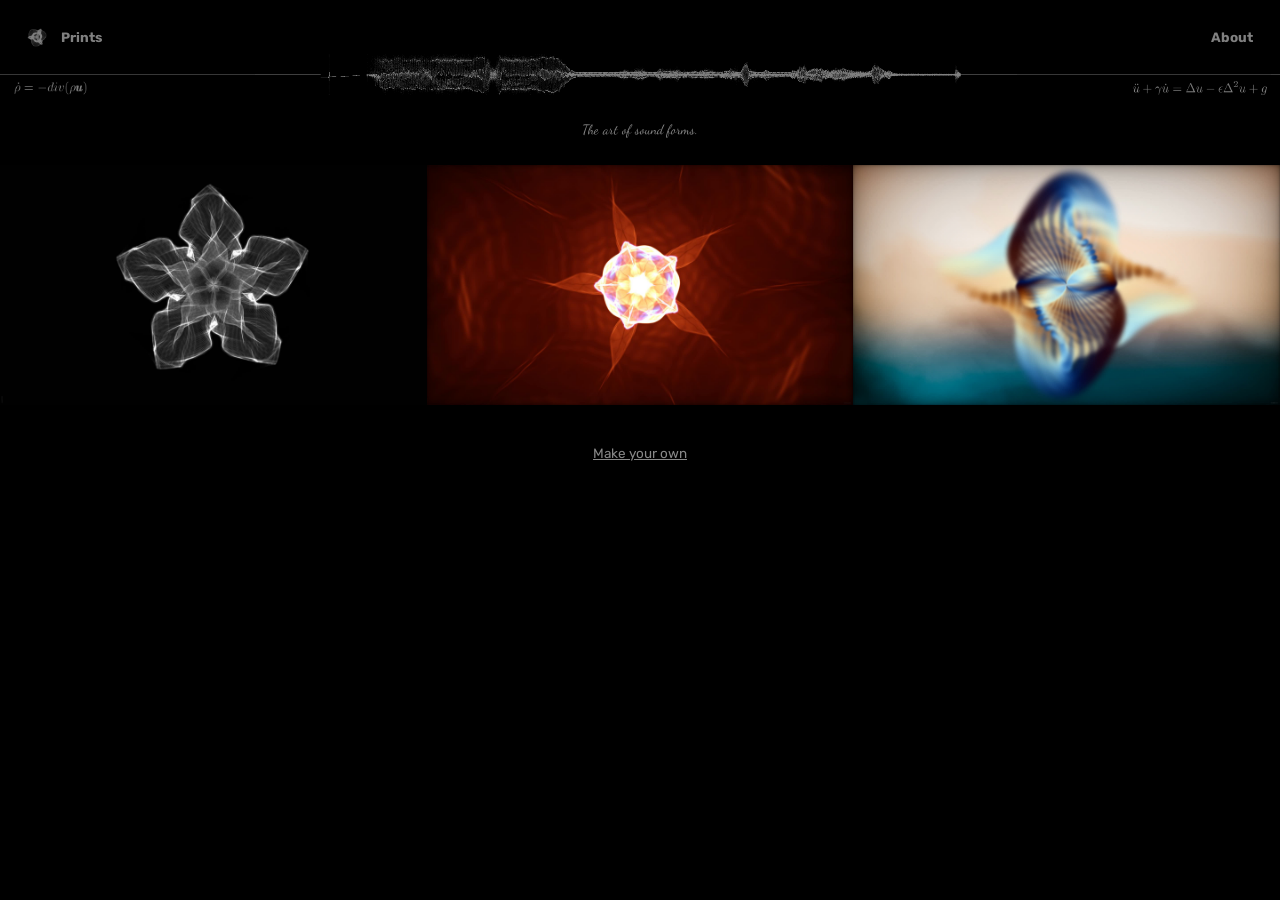
<file: index.html>
<!doctype html>
<html>

<head>
    <title>The Art of Sound Forms</title>
    <link rel="icon" type="image/png" href="/img/favicon.png" />
    <link rel="stylesheet" href="/common.css" />
    <link rel="stylesheet" href="index.css" />
</head>

<body>
    <h1>
        <a href="/"><img src="/img/favicon.png"></a>
        <a href="/prints">Prints</a>
        
        <span></span>
        <a href="/about">About</a>
    </h1>

    <div class="wave_spanner">
        <img src="/img/formula_div.png">
        <!-- \ddot u + \gamma \dot u=\Delta u - \epsilon \Delta^2 u + g -->
        <img src="/img/formula.png">
    </div>

    <div id="motto">
        The art of sound forms.
    </div>

    <div class="stage">
        <div class="landscapes">
            <a href="/img/bg/contrast1556h.jpg"><img src="/img/bg/contrast1556hs.jpg" loading="lazy"></a>
            <a href="/img/bg/star4320p.jpg"><img src="/img/bg/star1080p.jpg" loading="lazy"></a>
            <!--<a href="/img/bg/bg10.jpg"><img src="/img/bg/bg10s.jpg" loading="lazy"></a>-->
            <a>
            <img src="/img/bg/712s.jpg" loading="lazy" id="img3d" style="cursor: pointer"
                onclick="this.style.display='none'; document.querySelector('#frame3d').style.display='';">
            <iframe src="3dgs/?iframe=1&amps=0.34,0.00,0.00,0.00,0.00,0.20" scrolling="no" loading="lazy"
                frameborder="0" style="display:none" id="frame3d"></iframe>
            </a>
        </div>
    </div>

    <div id="make_your_own" class="buttons">
        <a href="/3dgs">Make your own</a>
    </div>

    <div id="sounds" class="debug">
        <a href="/sounds">Sounds</a>
        <a href="/videos">Animations</a>
    </div>
</body>

</html>
</file>
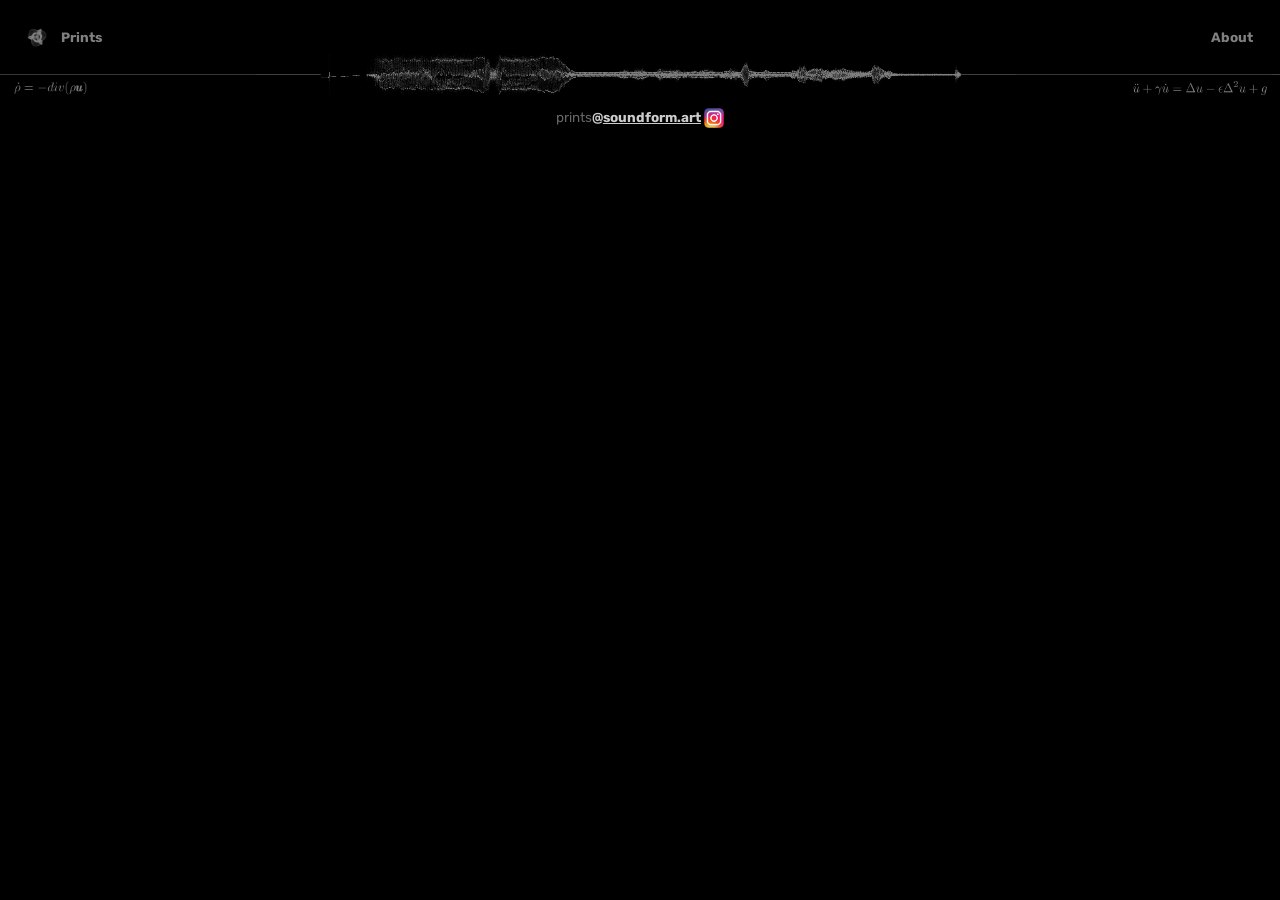
<file: about/index.html>
<!doctype html>
<html>

<head>
    <title>The Art of Sound Forms</title>
    <link rel="icon" type="image/png" href="/img/favicon.png" />
    <link rel="stylesheet" href="/common.css" />
    <style>
        #footer a { font-weight: bold; text-decoration: none; }
        #footer img { height: 1.5em; vertical-align: middle; }
        #email { opacity: 0.5; }
    </style>
</head>

<body>
    <h1>
        <a href="/"><img src="/img/favicon.png"></a>
        <a href="/prints">Prints</a>
        
        <span></span>
        <a href="/about">About</a>
    </h1>

    <div class="wave_spanner">
        <img src="/img/formula_div.png">
        <!-- \ddot u + \gamma \dot u=\Delta u - \epsilon \Delta^2 u + g -->
        <img src="/img/formula.png">
    </div>

    <div id="footer">
        <p><span id="email"></span><a href="https://www.instagram.com/soundform.art">@<u>soundform.art</u> <img src="/img/instagram.png"></a></p>
    </div>

    <script>
        let p = document.querySelector('#email');
        p.textContent = '\u202Estnirp\u202c';
    </script>
</body>

</html>
</file>
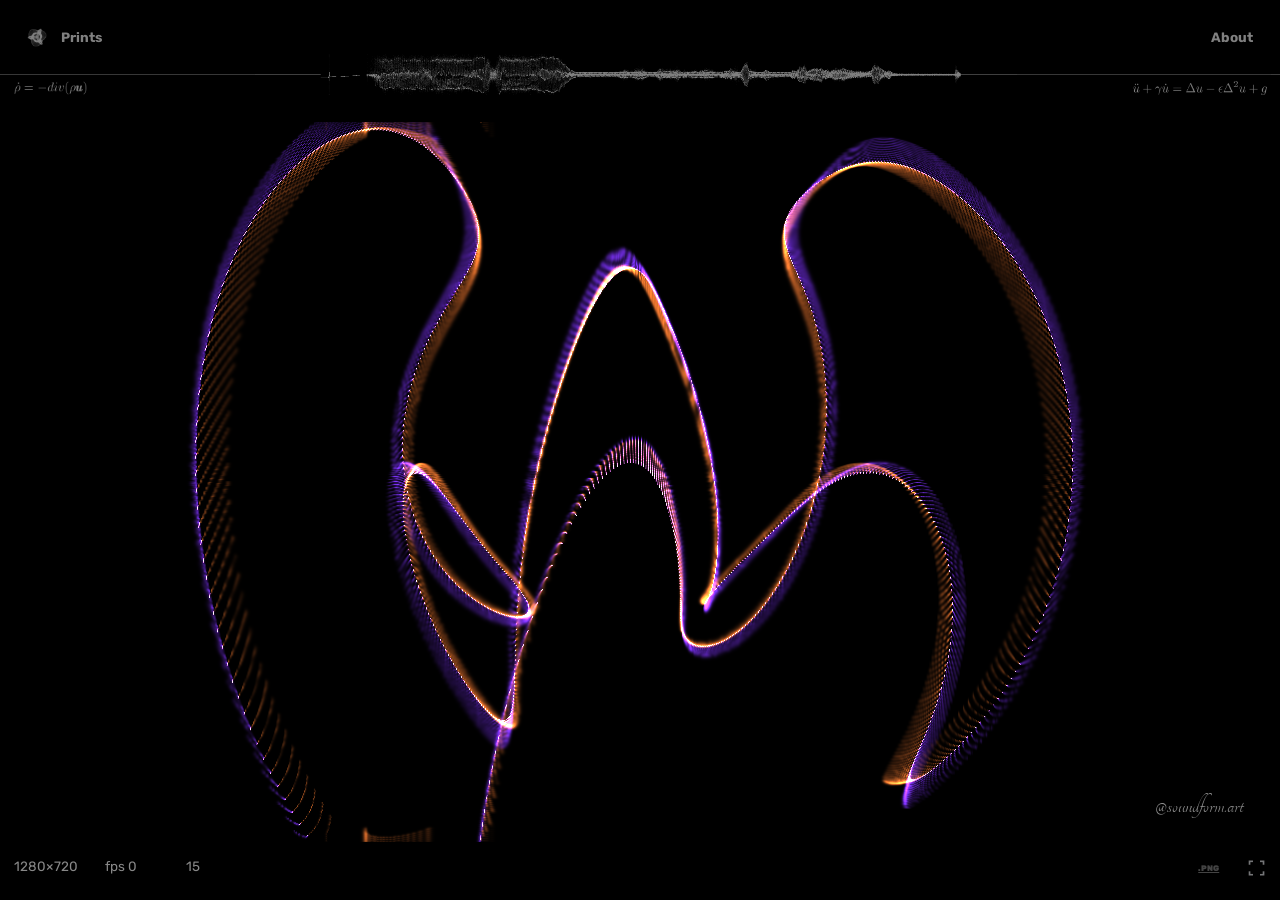
<file: animation/index.html>
<!doctype html>
<html>

<head>
  <title>The Art of Sound Forms</title>
  <link rel="icon" type="image/png" href="/img/favicon.png" />
  <link rel="stylesheet" href="/common.css" />
  <link rel="stylesheet" href="animation.css" />
</head>

<body>
    <h1>
        <a href="/"><img src="/img/favicon.png"></a>
        <a href="/prints">Prints</a>
        
        <span></span>
        <a href="/about">About</a>
    </h1>

  <div class="wave_spanner">
    <img src="/img/formula_div.png">
    <img src="/img/formula.png">
  </div>

  <p id="error_info"></p>

  <img id="preview" class="wide">

  <canvas id="webgl"></canvas>

  <div id="info">
    <span id="img_size"></span>
    <span id="fps" title="Start/stop animation"></span>
    <span id="frame_id" title="Next frame"></span>
    <span id="status" style="flex:1"></span>
    <button id="channel" class="debug" title="Switch channel">img</button>
    <button id="save_ply" class="debug" title="Save PLY (GSplat)">.PLY</button>
    <button id="save_hdr" class="debug" title="Save HDR (RGBE)">.HDR</button>
    <button id="save_exr" class="debug" title="Save EXR (float32)">.EXR</button>
    <button id="save_png" title="Save PNG (uint16)">.PNG</button>
    <button id="fullscreen" title="Fullscreen"><img src="/img/ico/fullscreen.png"></button>
  </div>

  <div id="extras" class="debug">
    <div id="config">
      <div><span>contrast</span><input type="range" id="gamma" min="0.5" max="10" value="2.2" step="0.001" /></div>
      <div><span>brightness</span><input type="range" id="alpha" min="-3" max="3" value="0.0" step="0.001" /></div>
    </div>
  </div>

  <script type="module" src="animation.js"></script>
  <script async src="/lib/pako.js"></script>
  <script async src="/lib/UPNG.js"></script>
</body>

</html>
</file>
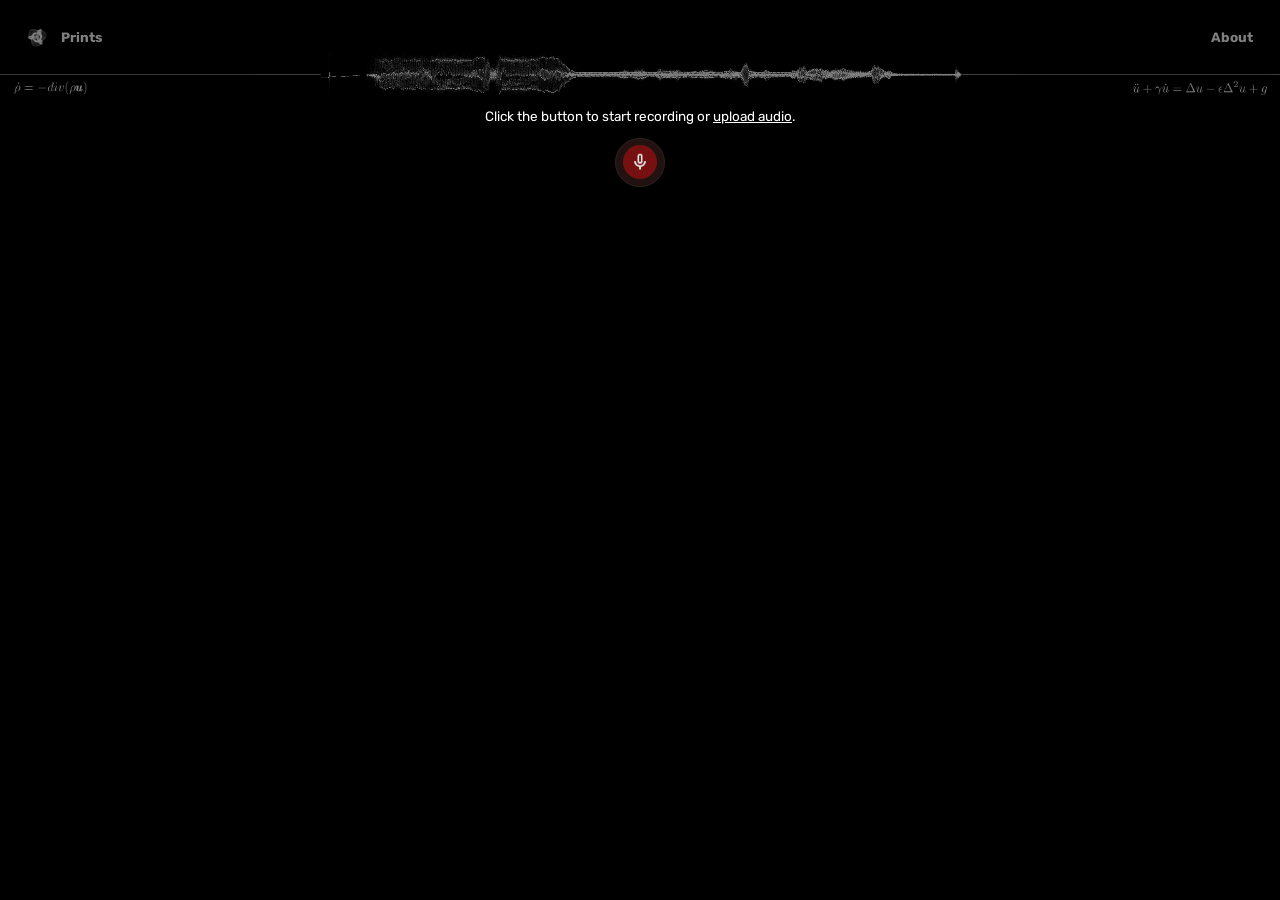
<file: create/index.html>
<!doctype html>
<html>

<head>
  <title>The Art of Sound Forms</title>
  <link rel="icon" type="image/png" href="/img/favicon.png" />
  <link rel="stylesheet" href="/common.css" />
  <link rel="stylesheet" href="create.css" />
</head>

<body class="empty">
    <h1>
        <a href="/"><img src="/img/favicon.png"></a>
        <a href="/prints">Prints</a>
        
        <span></span>
        <a href="/about">About</a>
    </h1>

  <div class="wave_spanner">
    <img src="/img/formula_div.png">
    <img src="/img/formula.png">
  </div>

  <p id="error_info"></p>

  <p>Click the button to start recording or <span id="upload"><u>upload audio</u></span>.</p>

  <div id="rec_btn_wrapper">
    <button id="record"><img src="/img/ico/mic.png"></button>
    <button id="stop_recording"><img src="/img/ico/stop.png"><span>00:00</span></button>
  </div>

  <div id="wave_wrapper">
    <div id="wave_bounds">
      <div id="wave_start">
        <div id="ptr_start" class="ptr left"></div>
      </div>
      <div id="wave_end">
        <div id="ptr_end" class="ptr right"></div>
        <span id="wave_label">0.00 s</span>
      </div>
    </div>

    <canvas id="wave" width="2048" height="128"></canvas>

    <div id="wave_play_info">
      <button id="play_sound" class="small_btn"><img src="/img/ico/play.png">&nbsp;Play</button>
      <button id="download_audio" class="small_btn"><img src="/img/ico/save.png">&nbsp;Save</button>
    </div>
  </div>

  <div id="top_info">
    <p id="audio_info" class="extras"></p>
  </div>

  <div id="canvas_and_config">
    <div id="settings">
      <div class="setting2">
        <div class="top">
          <span class="name">debug</span>
          <span class="spacer"></span>
          <span class="b dec">-</span>
          <span class="value">0.0</span>
          <span class="units">ms</span>
          <span class="b inc">+</span>
        </div>
        <div class="slider">
          <svg class="bar" viewBox="0 -5 100 10" preserveAspectRatio="none">
            <line class="bg" x2="100"/>
            <line class="fg" x2="50"/>
          </svg>
          <svg class="dot" viewBox="-1 -1 2 2" style="left:50%">
            <circle r="1"/>
          </svg>
        </div>
      </div>
    </div>

    <div id="art_main_wrapper">
      <div id="art_main">
        <div style="height:0;z-index:1;position:relative;"><svg class="progress" style="display: none"></svg></div>
        <canvas id="disk" width="1024" height="1024"></canvas>
        
        <div id="bottom_info">
          <p id="audio_name" contenteditable="true" spellcheck="false"></p>
        </div>

        <div id="gallery">
          <canvas width="256" height="256"></canvas>
          <canvas width="256" height="256"></canvas>
          <canvas width="256" height="256"></canvas>
          <canvas width="256" height="256"></canvas>
        </div>
      </div>
    </div>
  </div>

  <div id="buy_buttons" class="buttons">
    <button id="preview">Save to gallery</button>
  </div>

  <script type="module" src="create.js"></script>
</body>

</html>
</file>
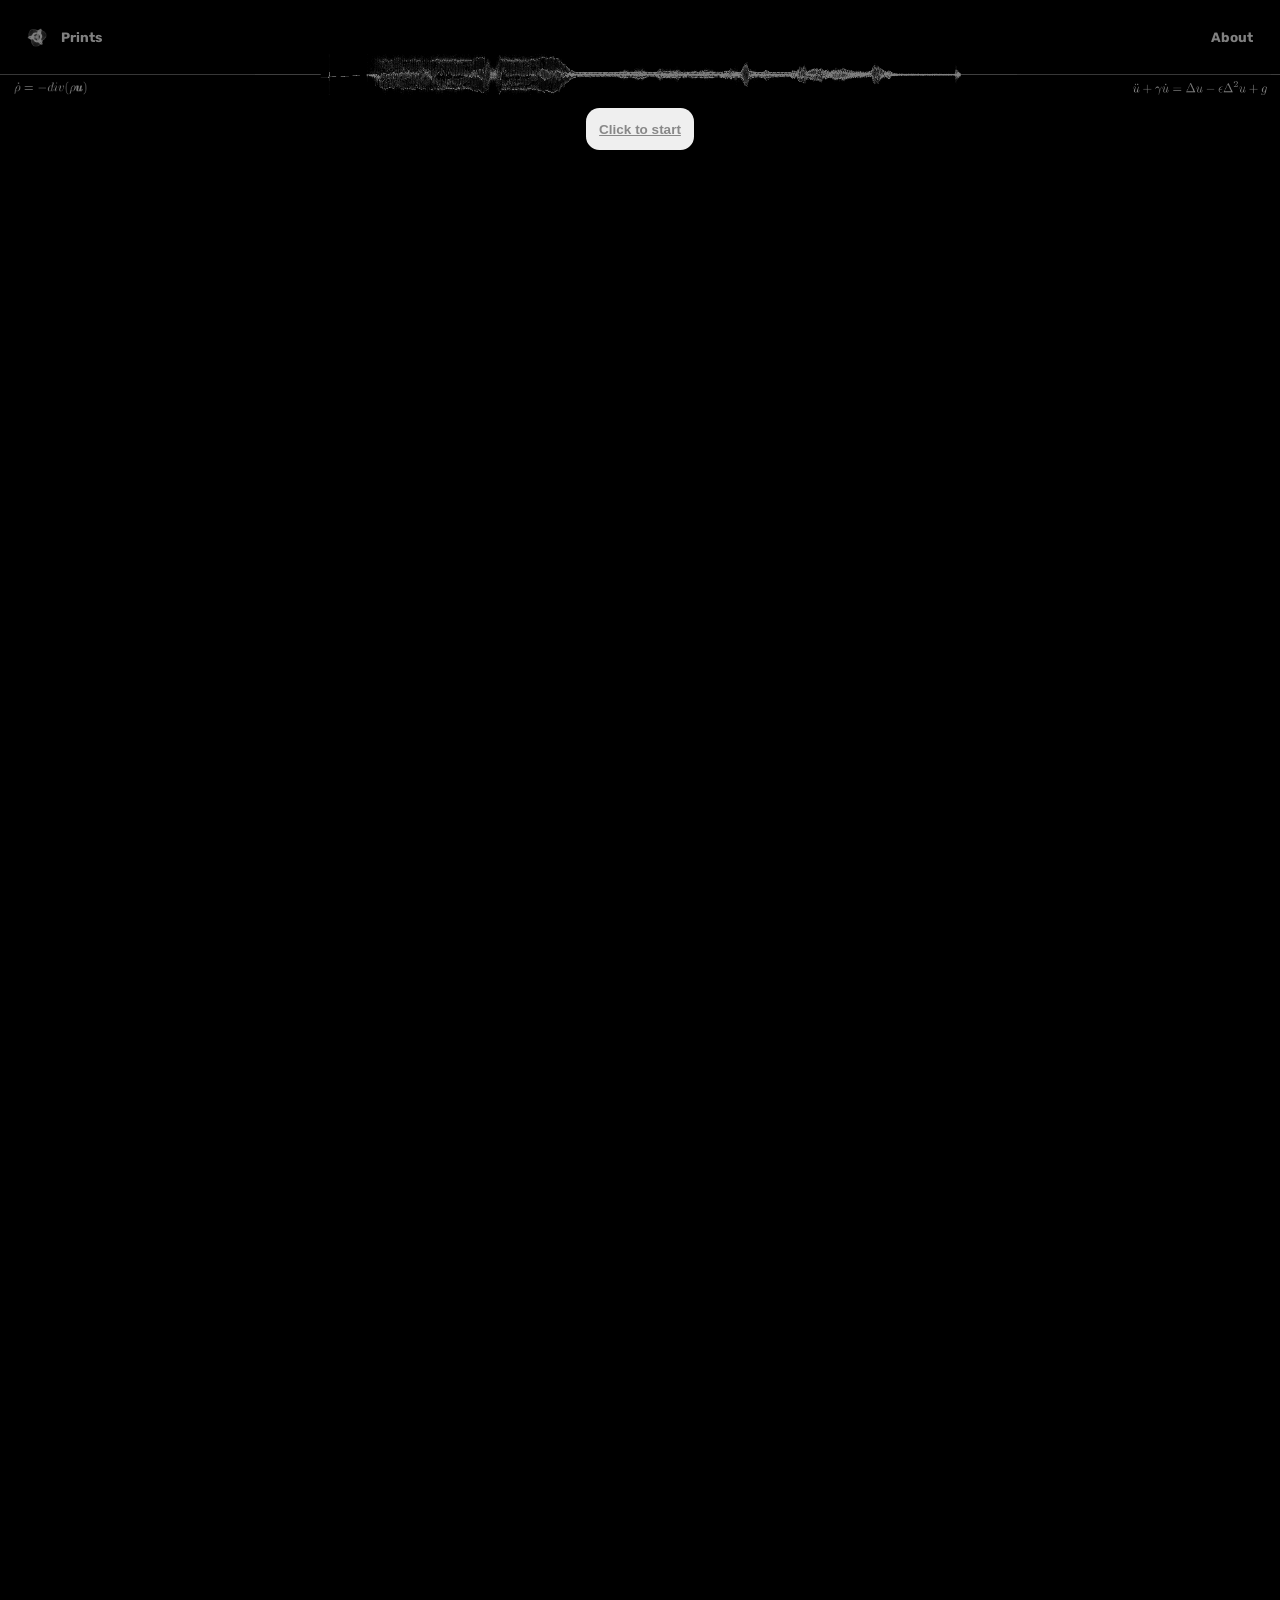
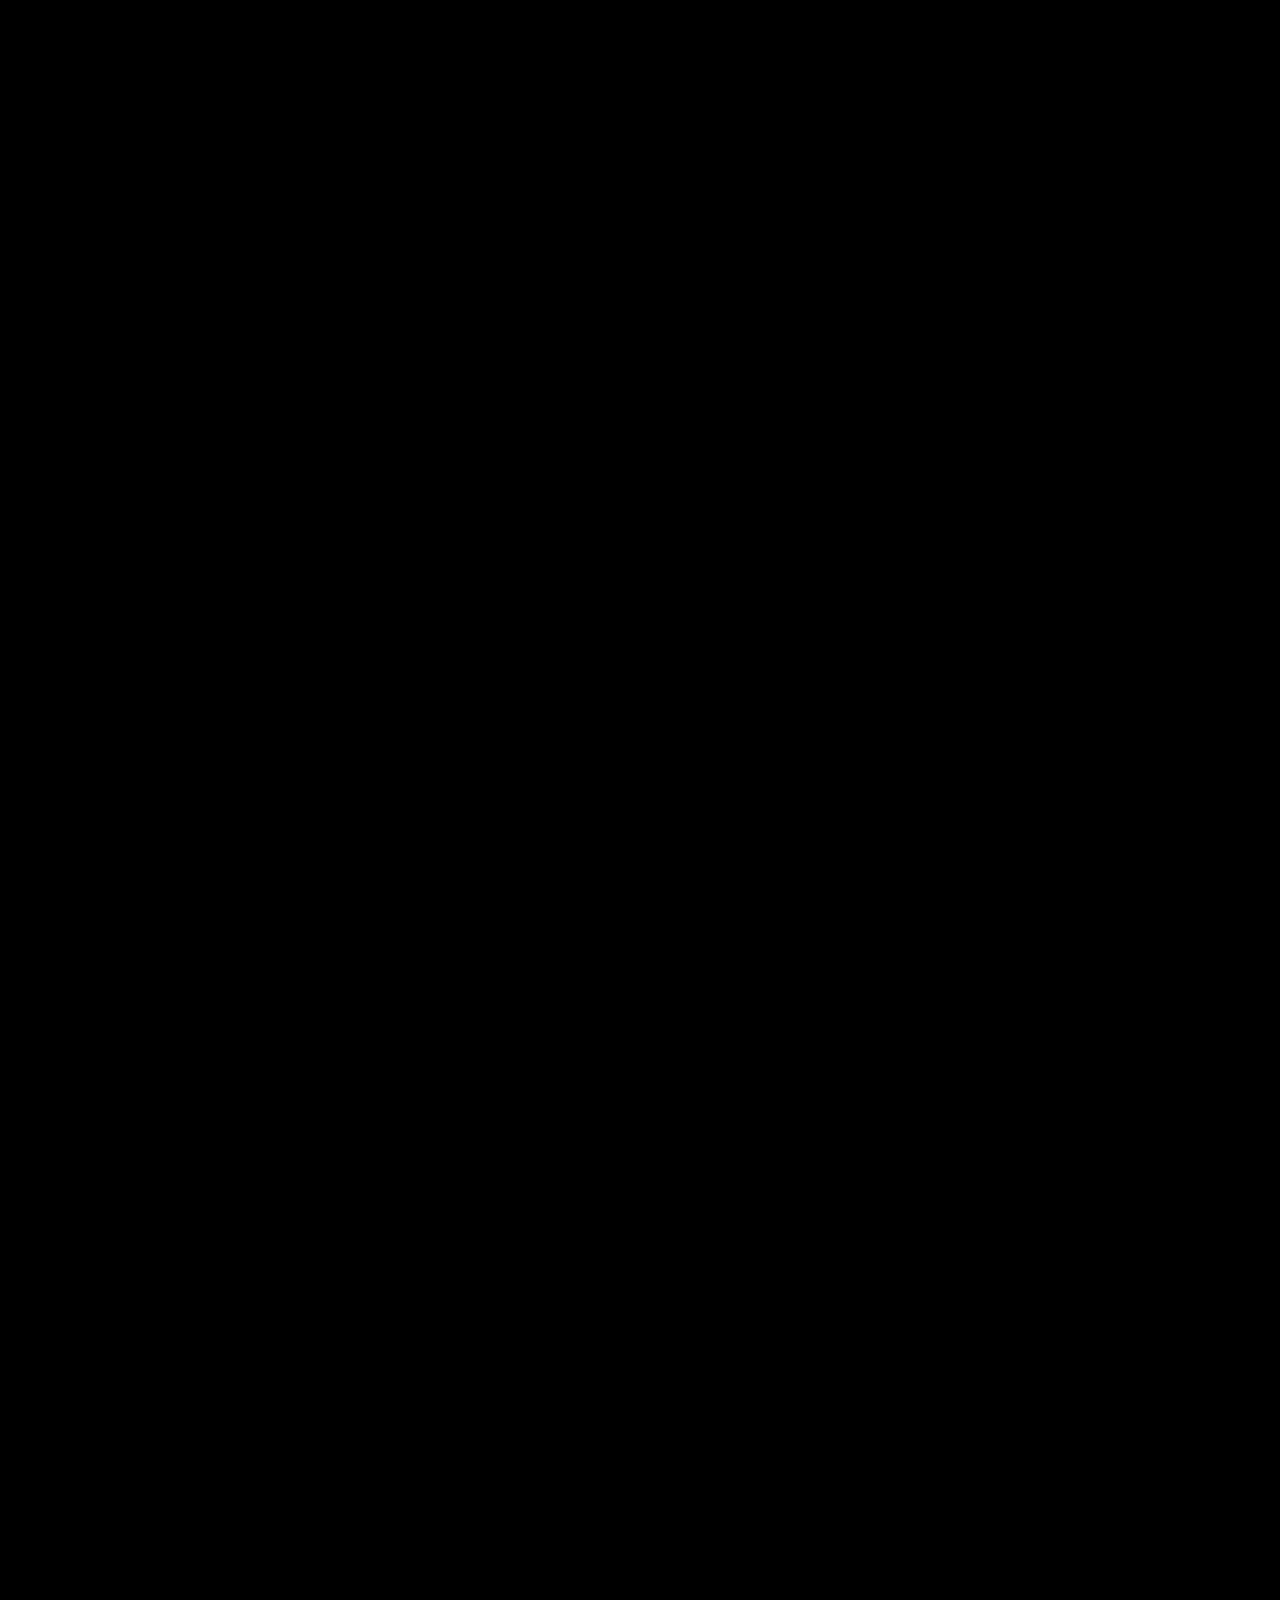
<file: debug/index.html>
<!doctype html>
<html>

<head>
  <title>The Art of Sound Forms</title>
  <link rel="icon" type="image/png" href="/img/favicon.png" />
  <link rel="stylesheet" href="/common.css" />
  <link rel="stylesheet" href="debug.css" />
</head>

<body>
    <h1>
        <a href="/"><img src="/img/favicon.png"></a>
        <a href="/prints">Prints</a>
        
        <span></span>
        <a href="/about">About</a>
    </h1>

  <div class="wave_spanner">
    <img src="/img/formula_div.png">
    <img src="/img/formula.png">
  </div>

  <button id="start">Click to start</button>

  <svg id="curvature" viewBox="-1 -1 2 2"></svg>

  <div id="temps"></div>

  <canvas id="audio_img3" class="wide"></canvas>

  <canvas id="dft" class="wide"></canvas>

  <script type="module" src="debug.js"></script>
</body>

</html>
</file>
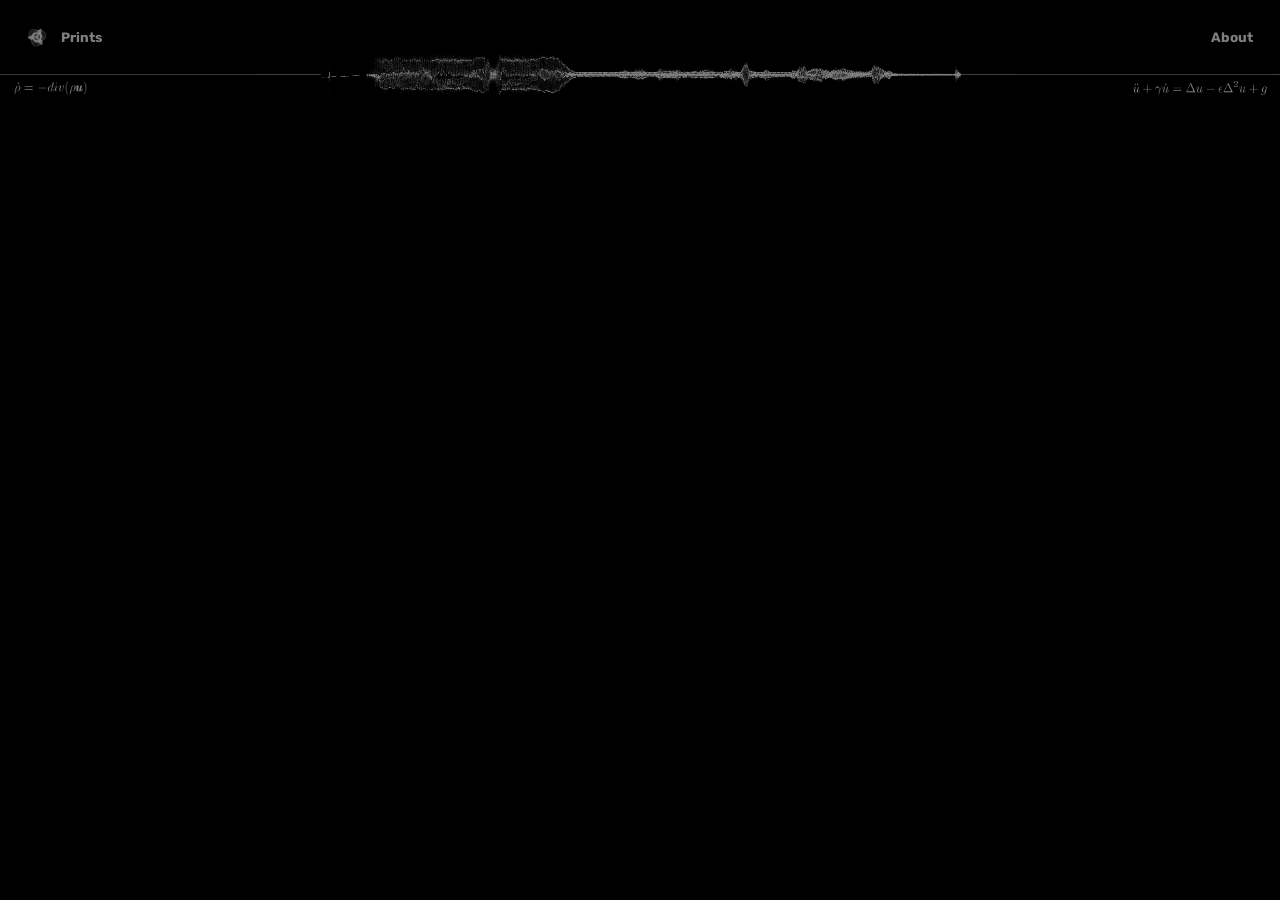
<file: gallery/index.html>
<!doctype html>
<html>

<head>
  <title>The Art of Sound Forms</title>
  <link rel="icon" type="image/png" href="/img/favicon.png" />
  <link rel="stylesheet" href="/common.css" />
  <link rel="stylesheet" href="gallery.css" />
</head>

<body>
    <h1>
        <a href="/"><img src="/img/favicon.png"></a>
        <a href="/prints">Prints</a>
        
        <span></span>
        <a href="/about">About</a>
    </h1>

  <div class="wave_spanner">
    <img src="/img/formula_div.png">
    <img src="/img/formula.png">
  </div>

  <div class="grid">
    <!-- sample -->
    <div class="progress">
      <a><img loading="lazy"></a>
      <span class="a"></span>
      <span class="b"></span>
    </div>
  </div>

  <script type="module" src="gallery.js"></script>
</body>

</html>
</file>
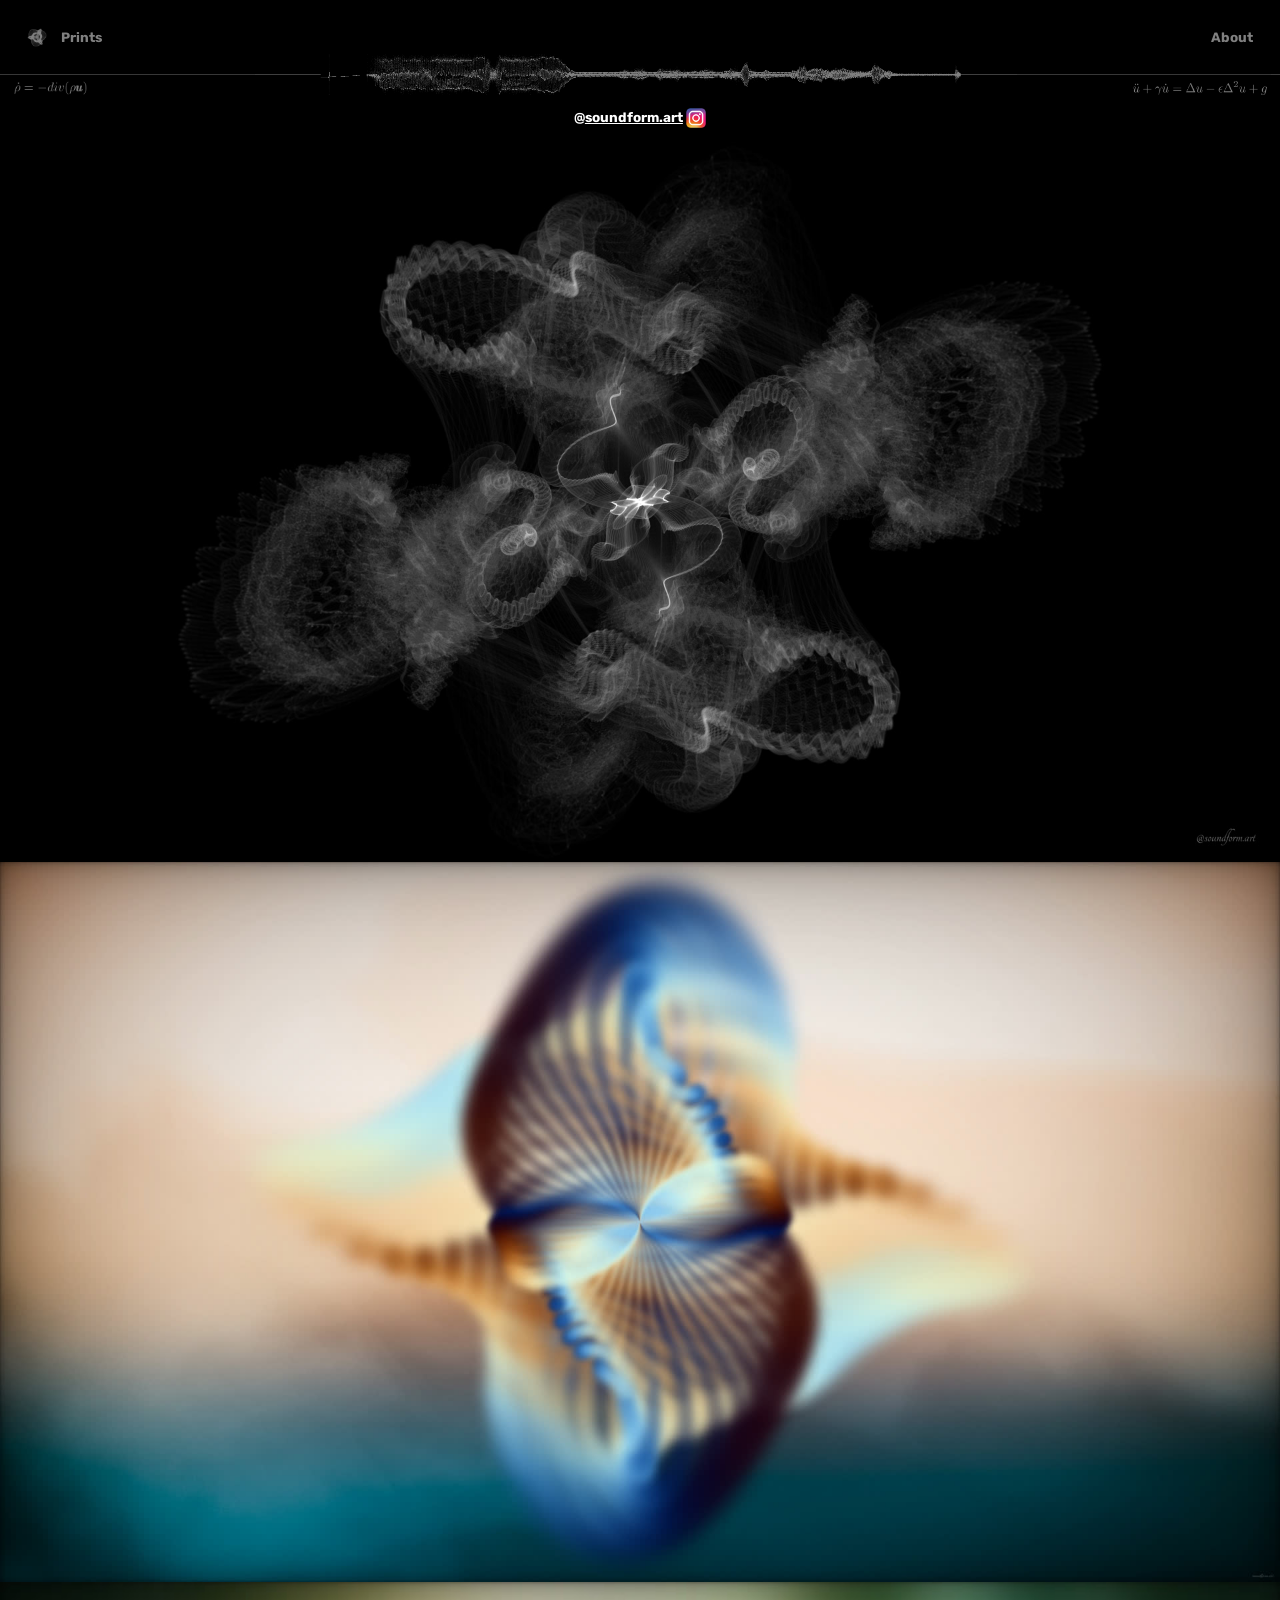
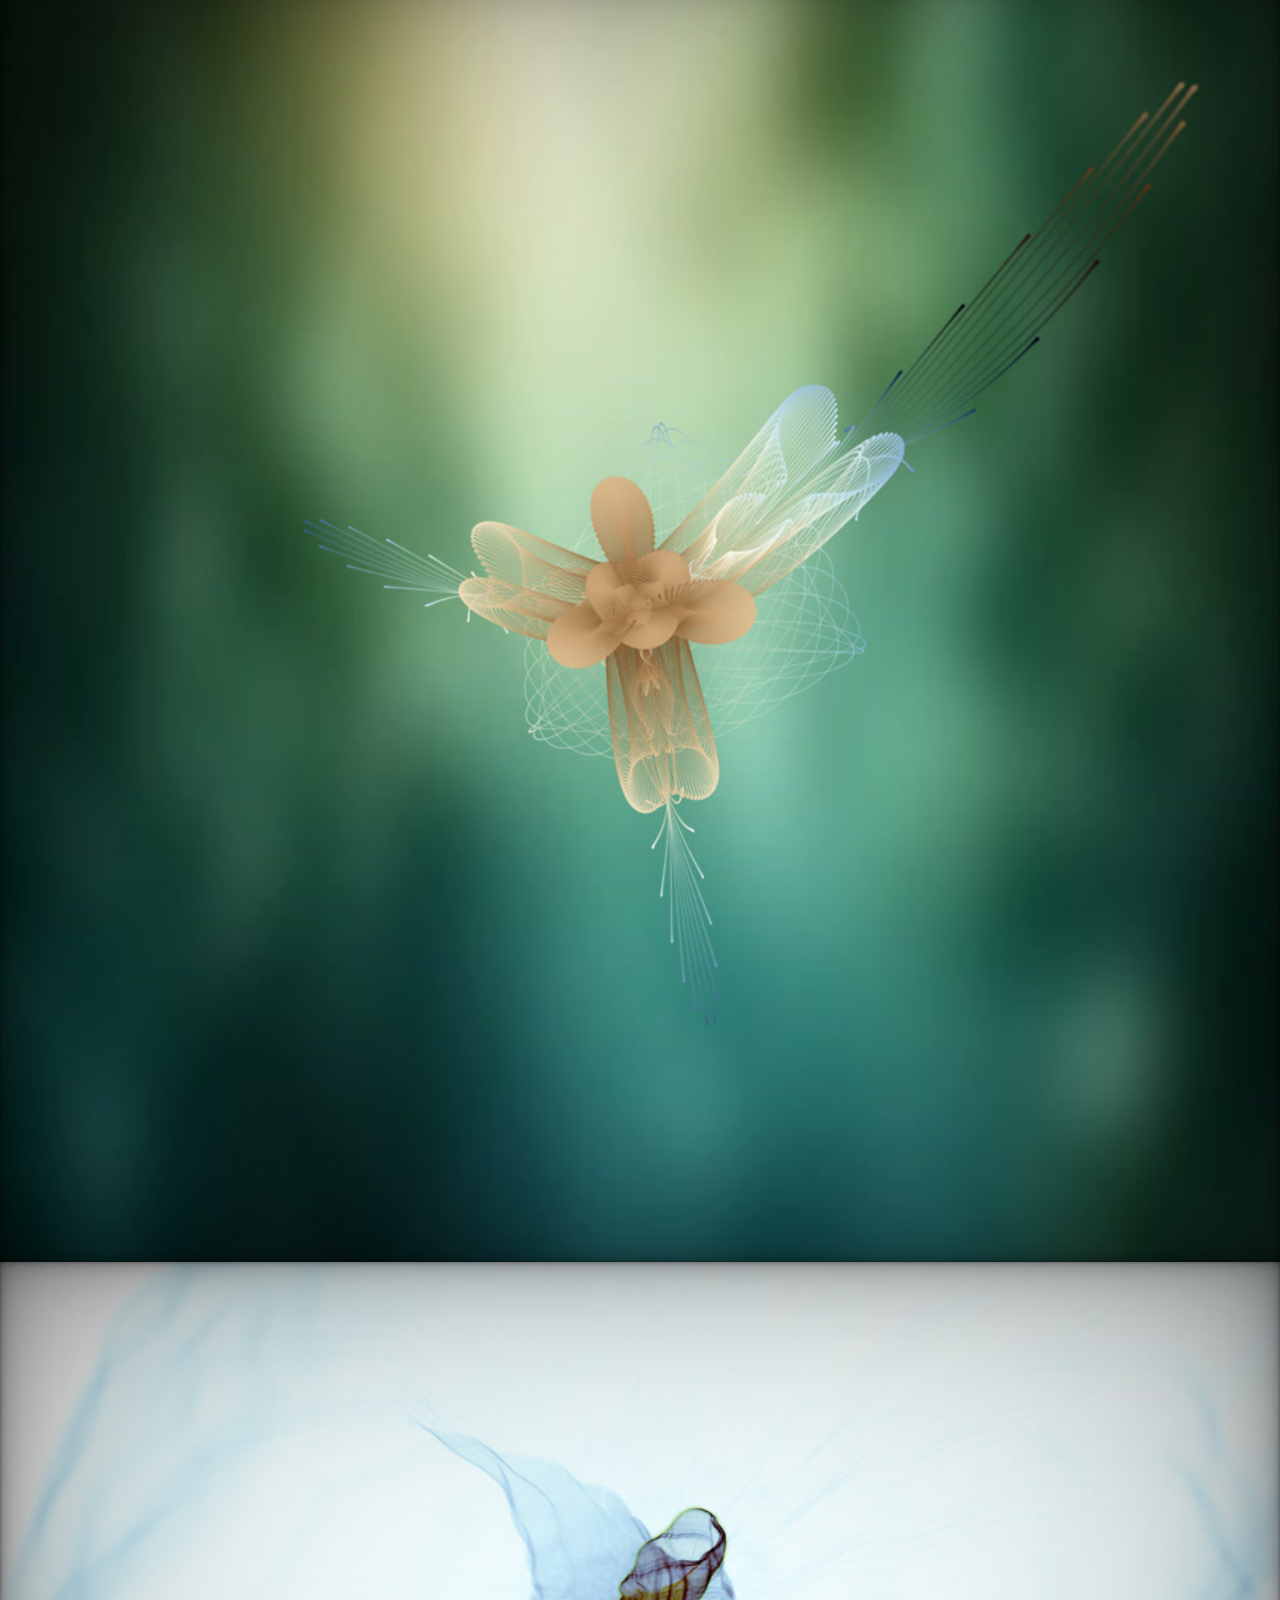
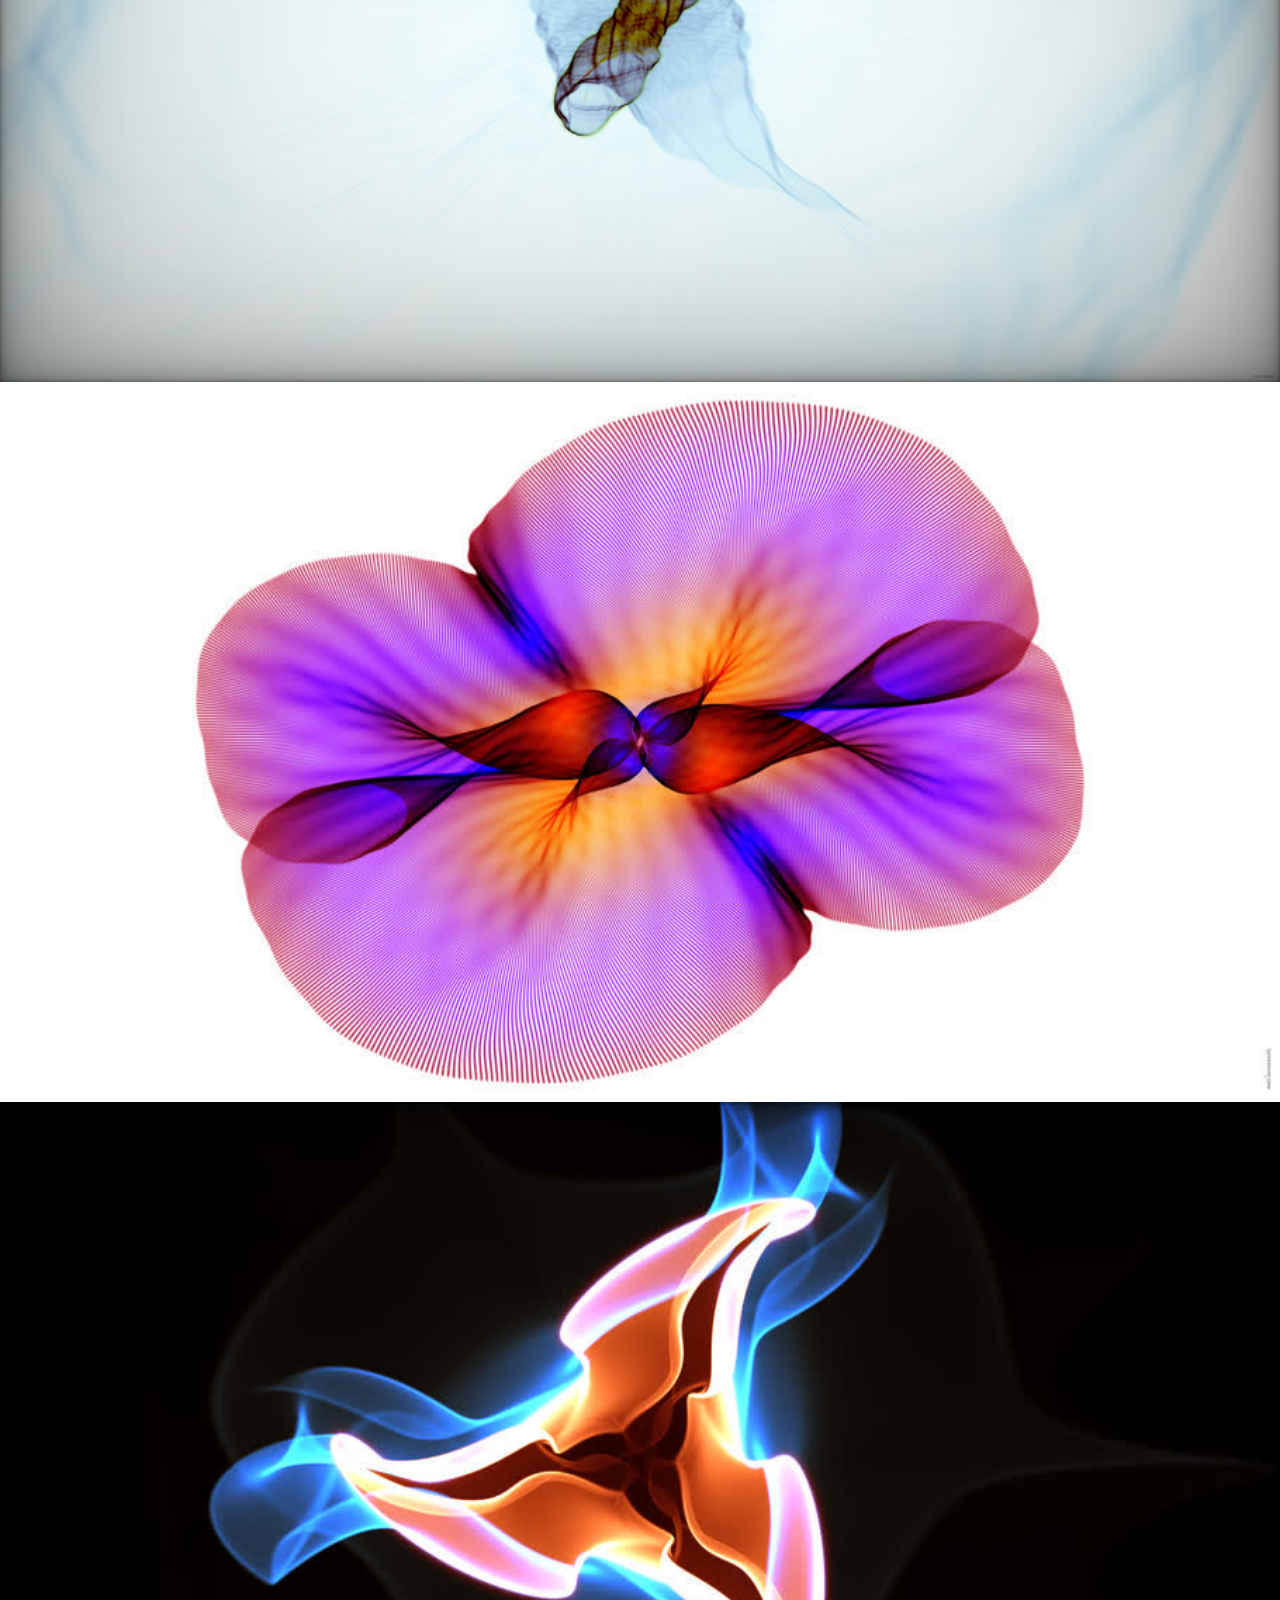
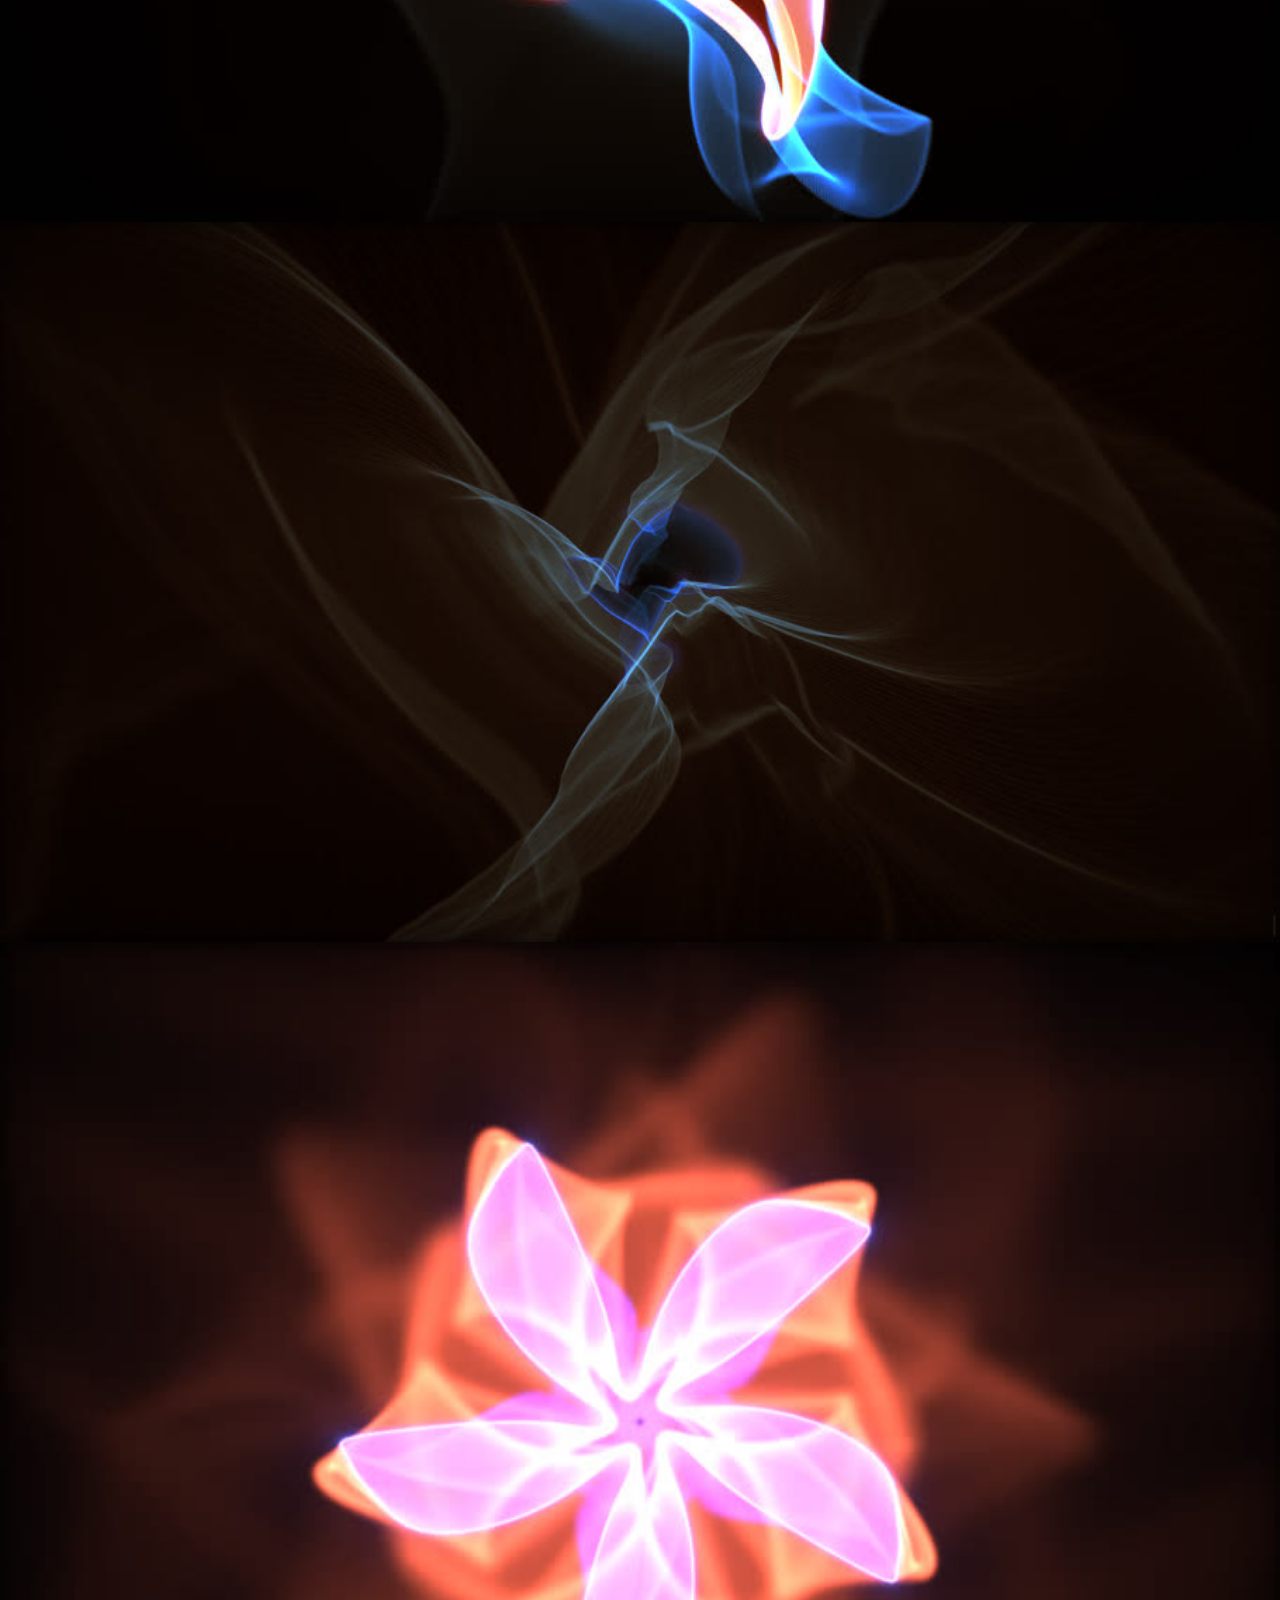
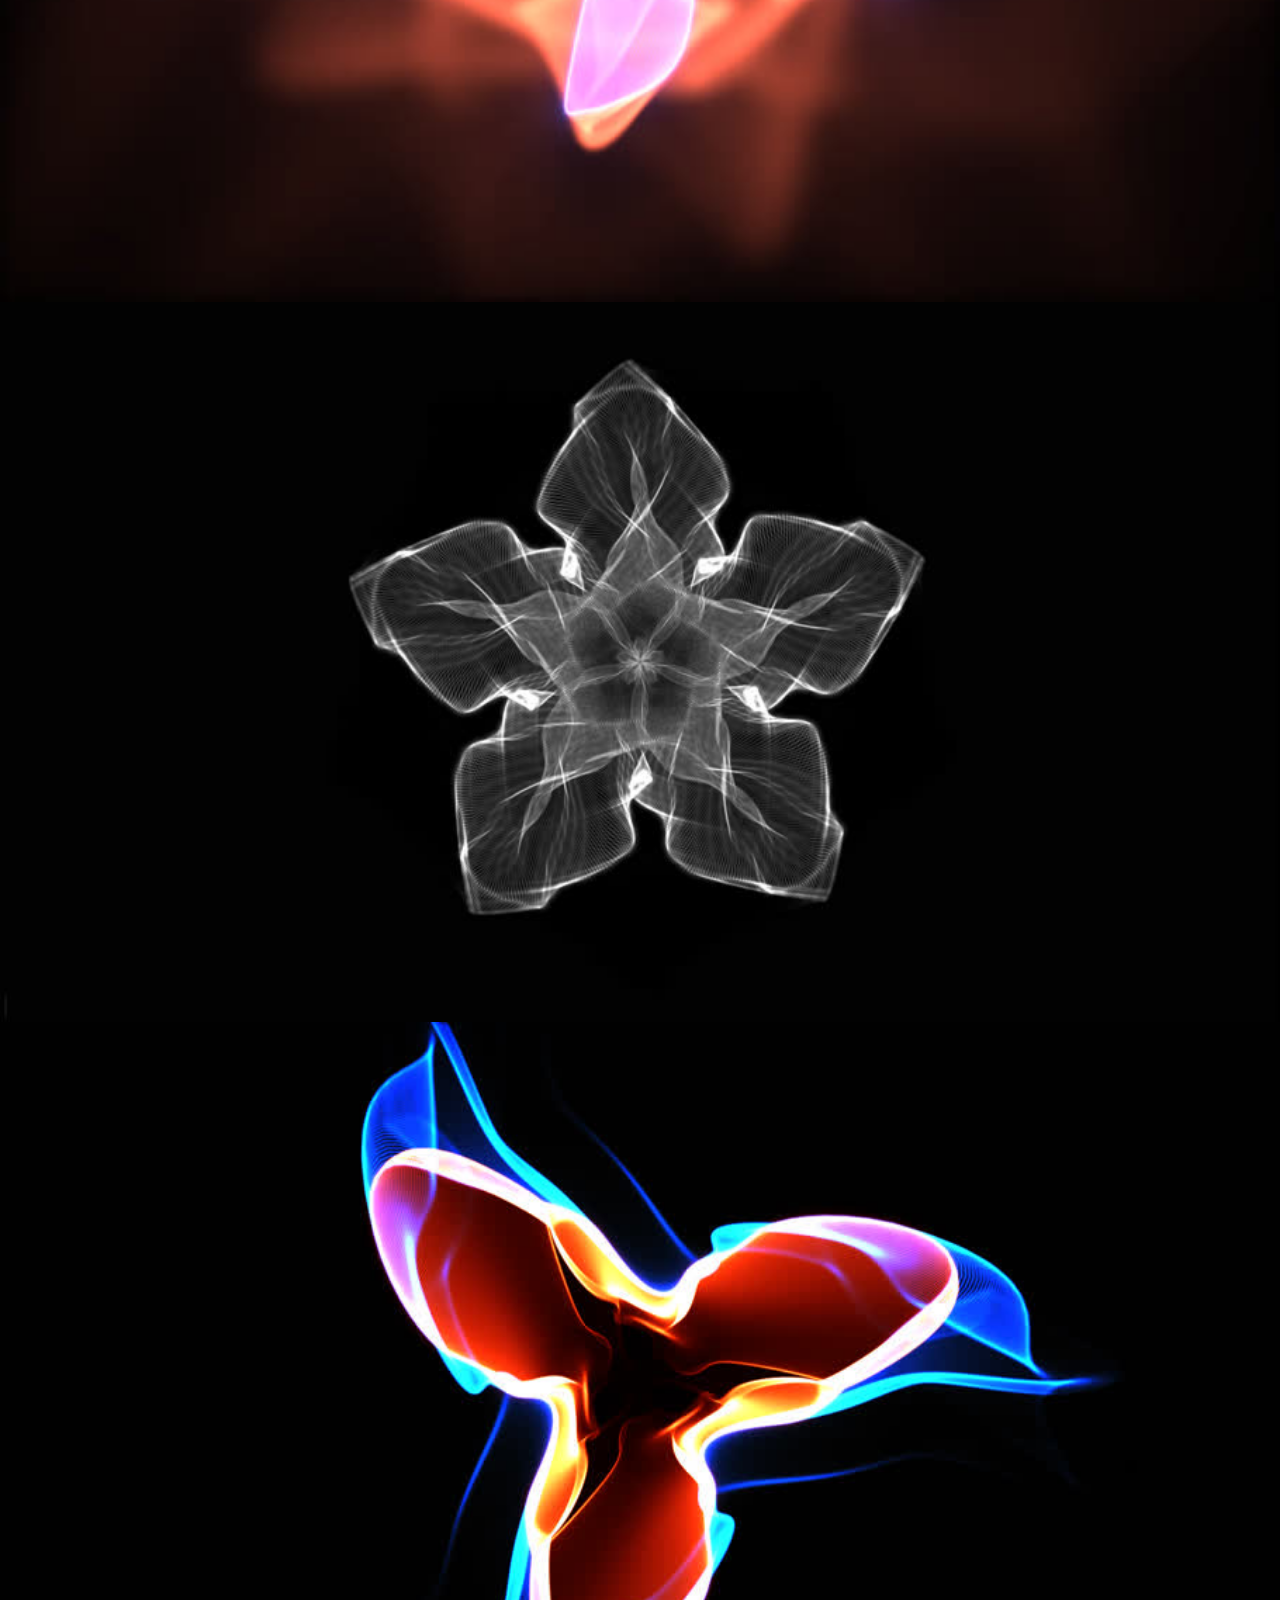
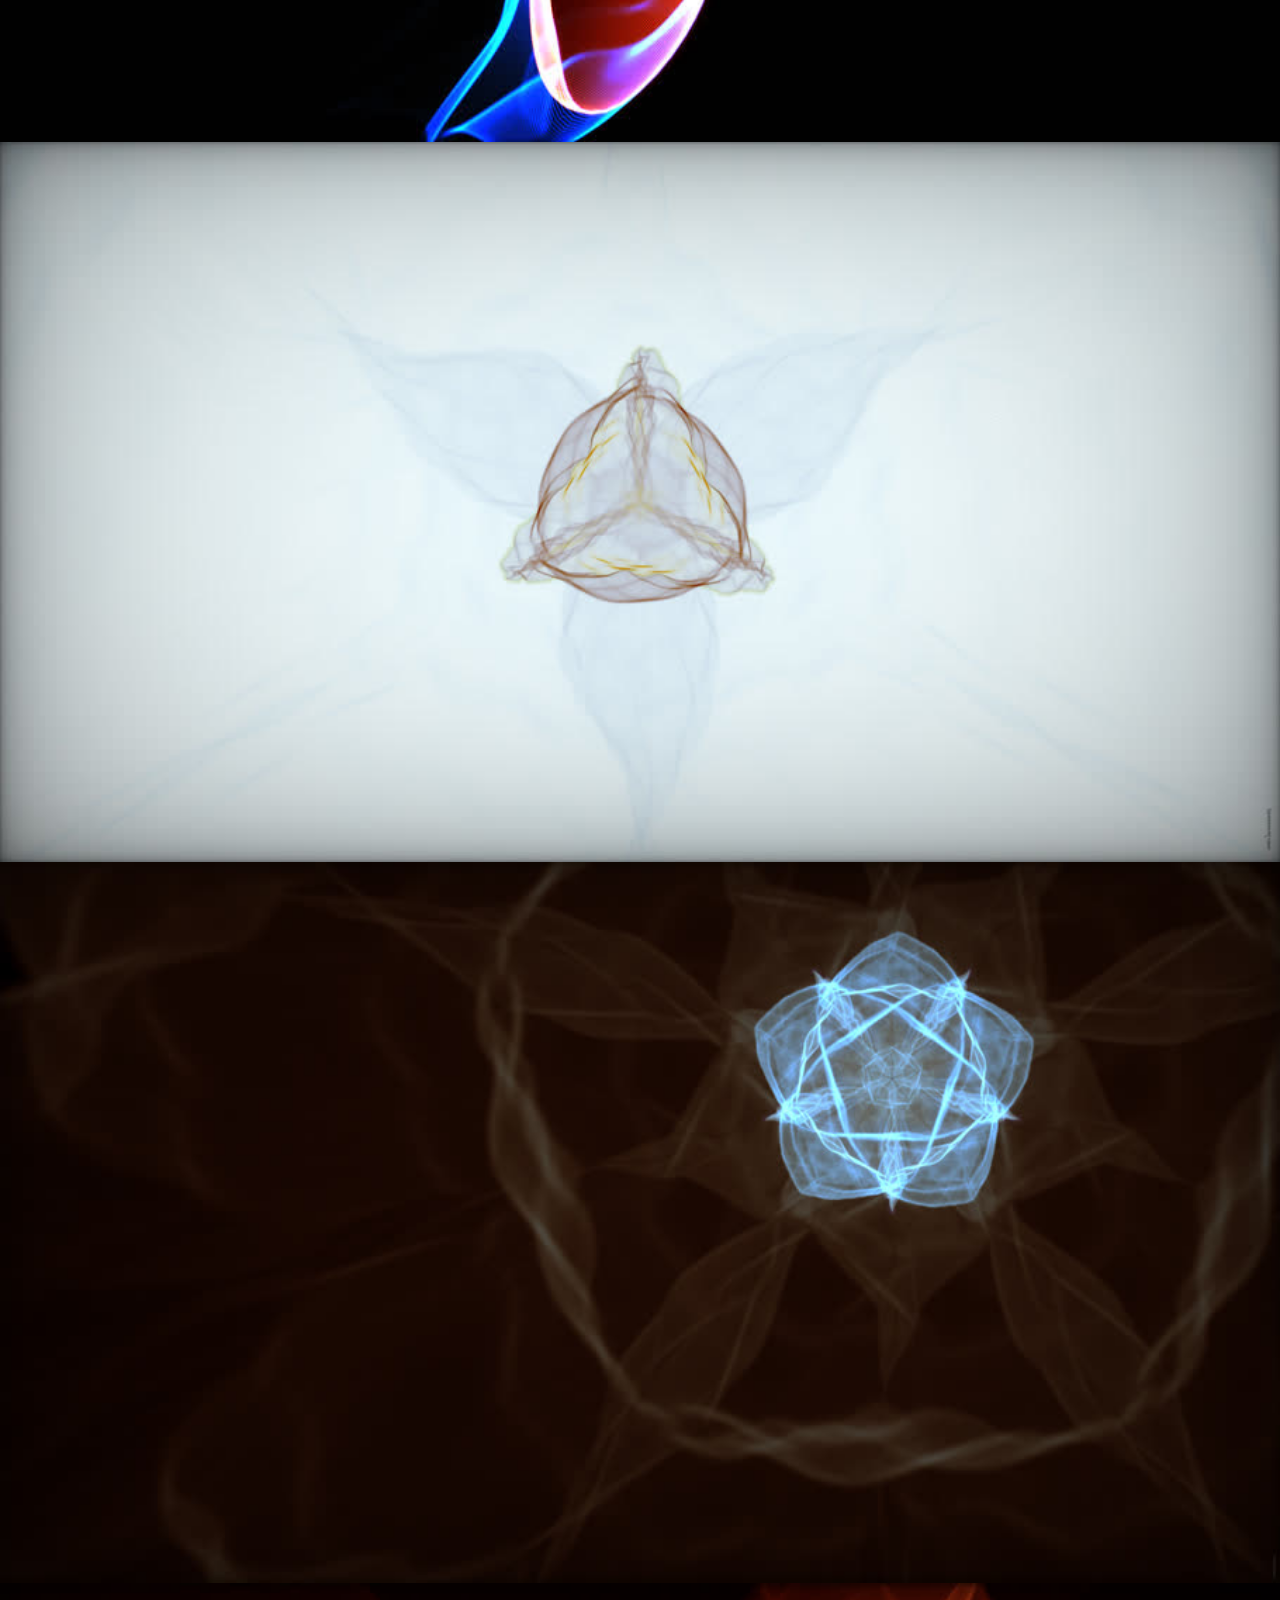
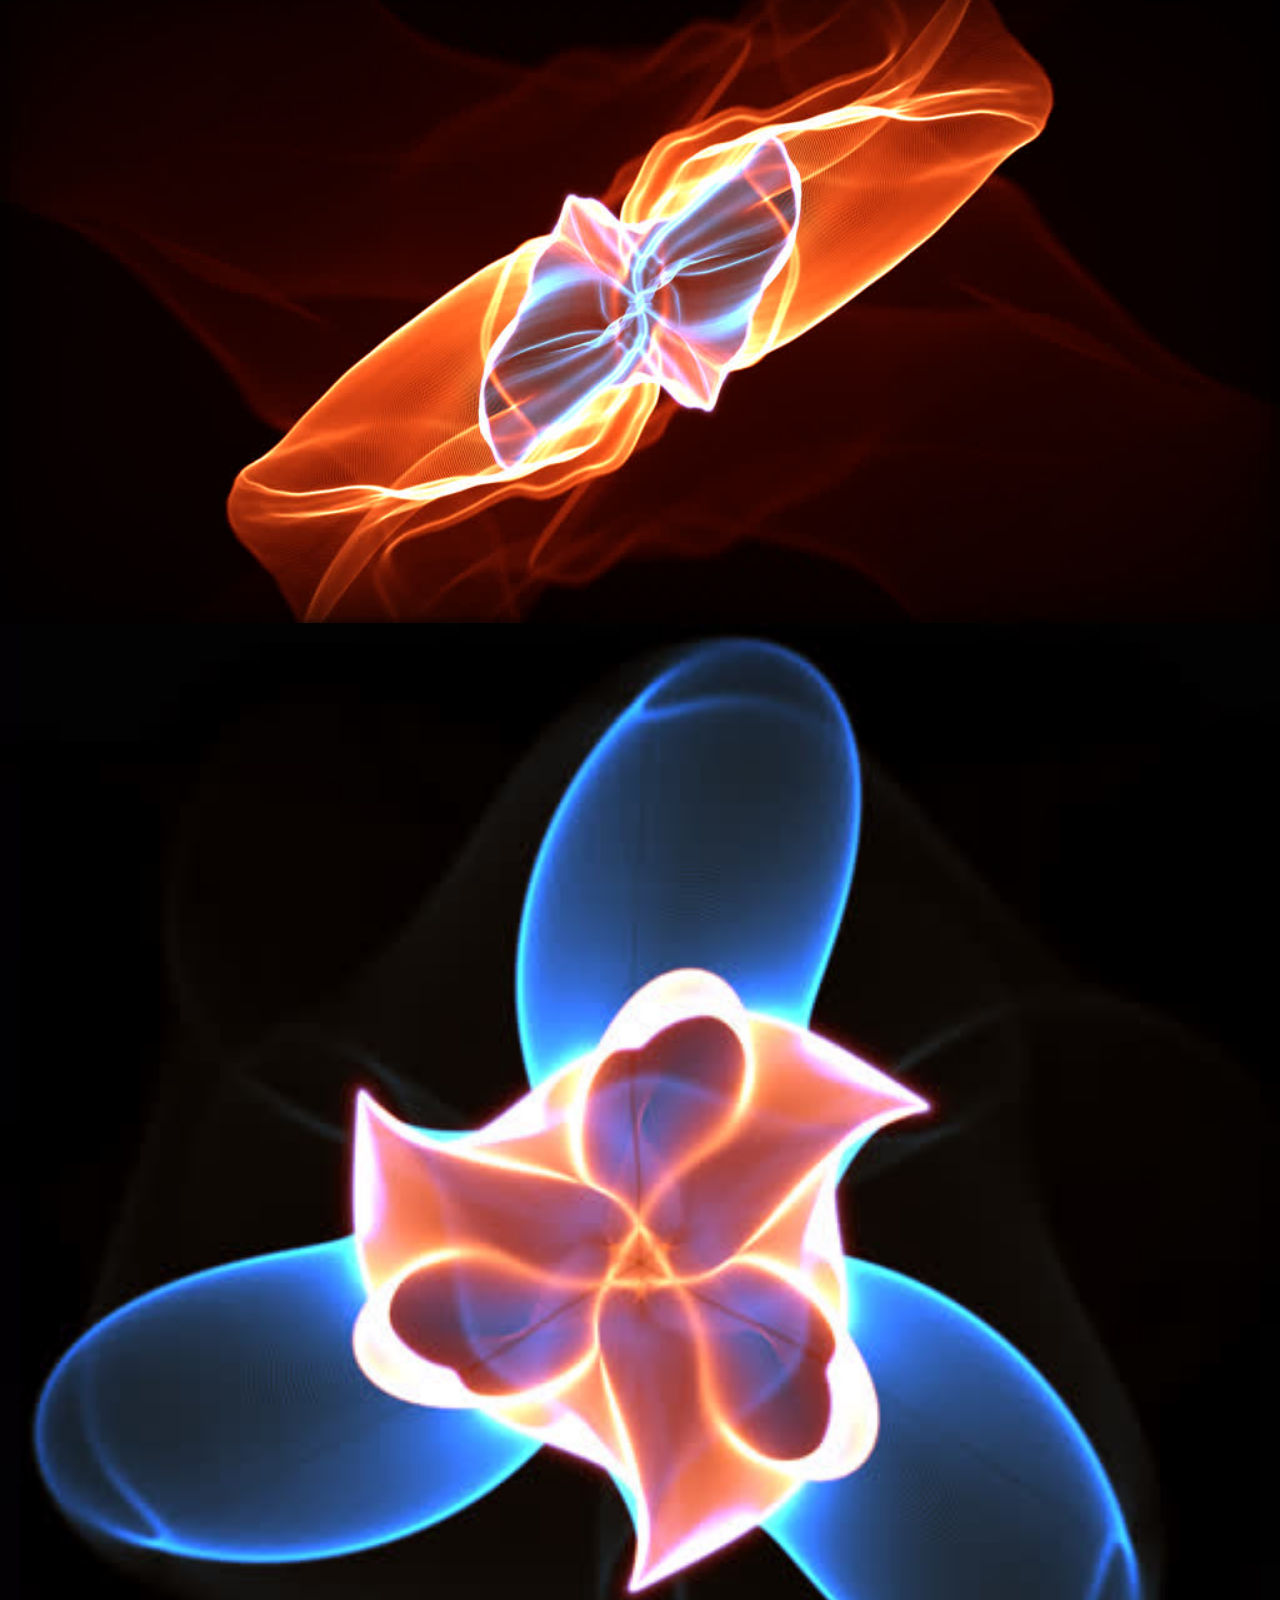
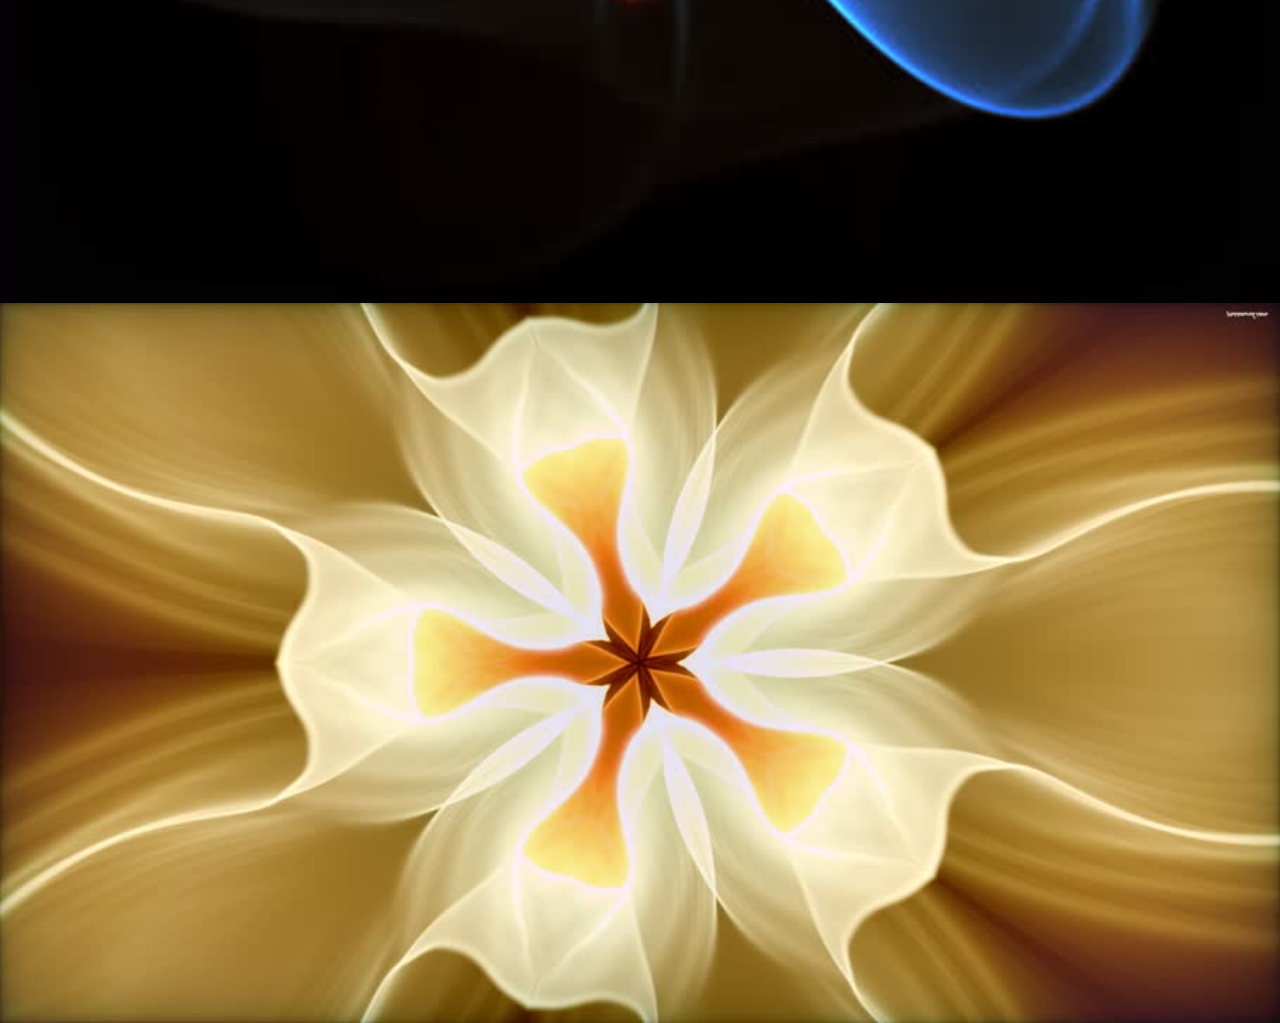
<file: prints/index.html>
<!doctype html>
<html>

<head>
  <title>The Art of Sound Forms</title>
  <link rel="icon" type="image/png" href="/img/favicon.png" />
  <link rel="stylesheet" href="/common.css" />
  <link rel="stylesheet" href="prints.css" />
</head>

<body>
  <h1>
    <a href="/"><img src="/img/favicon.png"></a>
    <a href="/prints">Prints</a>

    <span></span>
    <a href="/about">About</a>
  </h1>

  <div class="wave_spanner">
    <img src="/img/formula_div.png">
    <!-- \ddot u + \gamma \dot u=\Delta u - \epsilon \Delta^2 u + g -->
    <img src="/img/formula.png">
  </div>

  <p id="insta"><a href="https://www.instagram.com/soundform.art">@<u>soundform.art</u> <img
        src="/img/instagram.png"></a></p>

  <div id="prints">
    <a href="/img/bg/730.jpg"><img src="/img/bg/730s.jpg" loading="lazy"></a>
    <a href="/img/bg/712.jpg"><img src="/img/bg/712s.jpg" loading="lazy"></a>
    <a href="/img/bg/702.jpg"><img src="/img/bg/702s.jpg" loading="lazy"></a>
    <a href="/img/bg/bg10.jpg"><img src="/img/bg/bg10s.jpg" loading="lazy"></a>
    <a href="/img/bg/soundform_052225.jpg"><img src="/img/bg/soundform_052225s.jpg" loading="lazy"></a>
    <a href="/img/bg/bg2.jpg"><img src="/img/bg/bg2s.jpg" loading="lazy"></a>
    <a href="/img/bg/bg8.jpg"><img src="/img/bg/bg8s.jpg" loading="lazy"></a>
    <a href="/img/bg/bg4.jpg"><img src="/img/bg/bg4s.jpg" loading="lazy"></a>
    <a href="/img/bg/contrast1556.jpg"><img src="/img/bg/contrast1556s.jpg" loading="lazy"></a>
    <a href="/img/bg/bg3.jpg"><img src="/img/bg/bg3s.jpg" loading="lazy"></a>
    <a href="/img/bg/bg9.jpg"><img src="/img/bg/bg9s.jpg" loading="lazy"></a>
    <a href="/img/bg/coldstar4320.jpg"><img src="/img/bg/coldstar512.jpg" loading="lazy"></a>
    <a href="/img/bg/bg6.jpg"><img src="/img/bg/bg6s.jpg" loading="lazy"></a>
    <a href="/img/bg/bg5.jpg"><img src="/img/bg/bg5s.jpg" loading="lazy"></a>
    <a href="/img/bg/bg7.jpg"><img src="/img/bg/bg7s.jpg" loading="lazy"></a>
  </div>
</body>

</html>
</file>
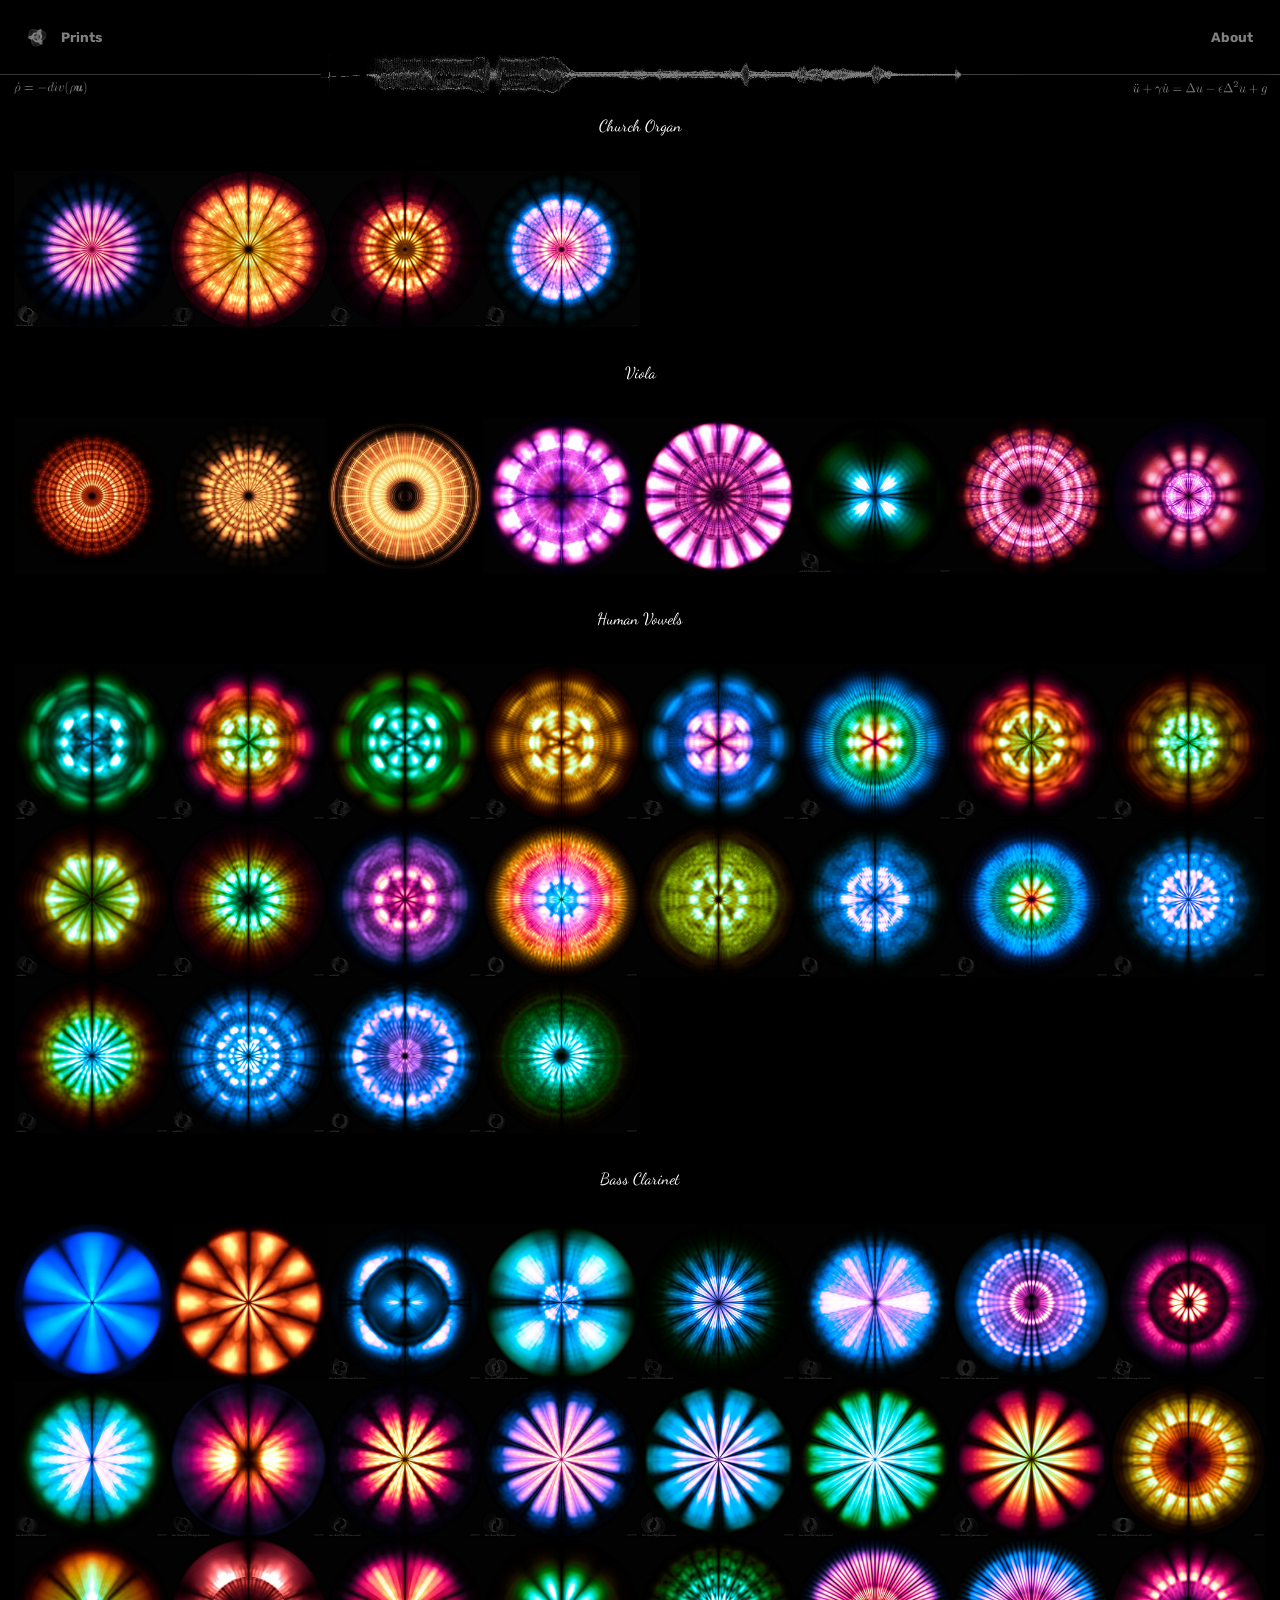
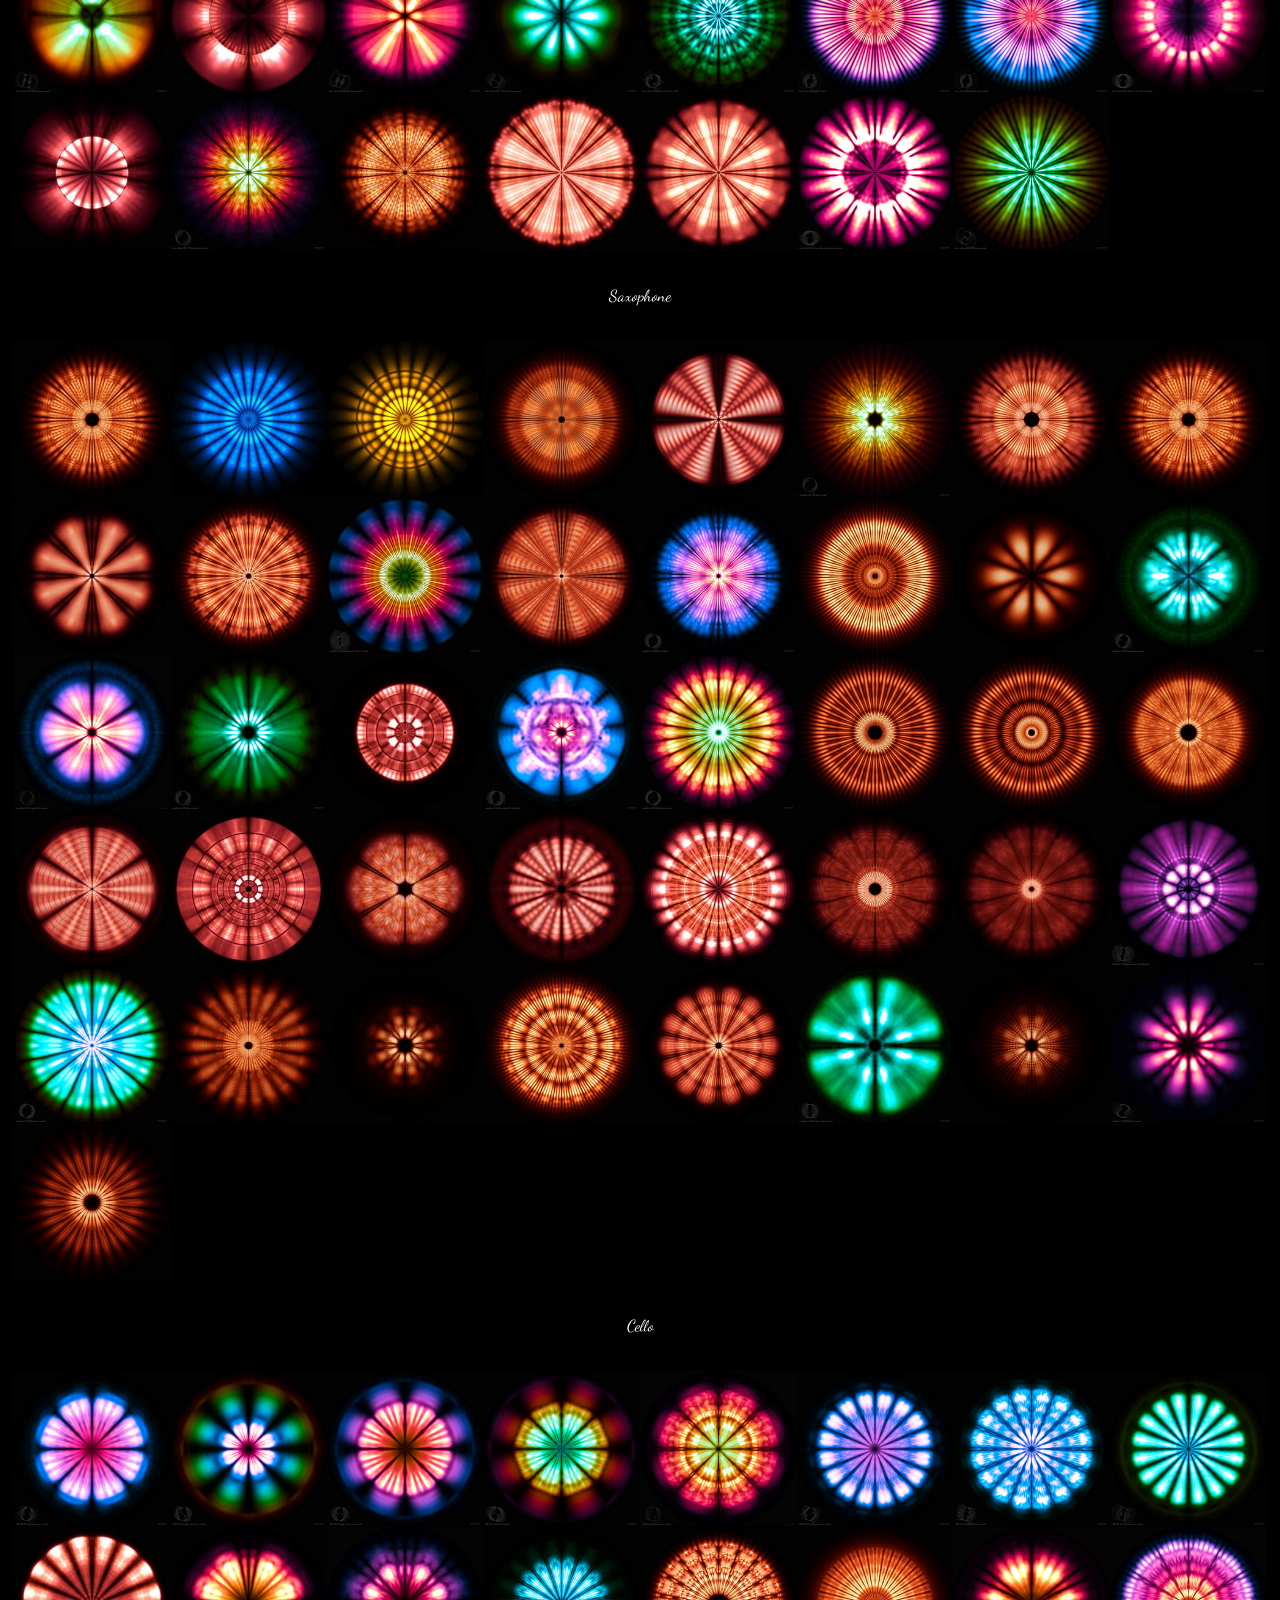
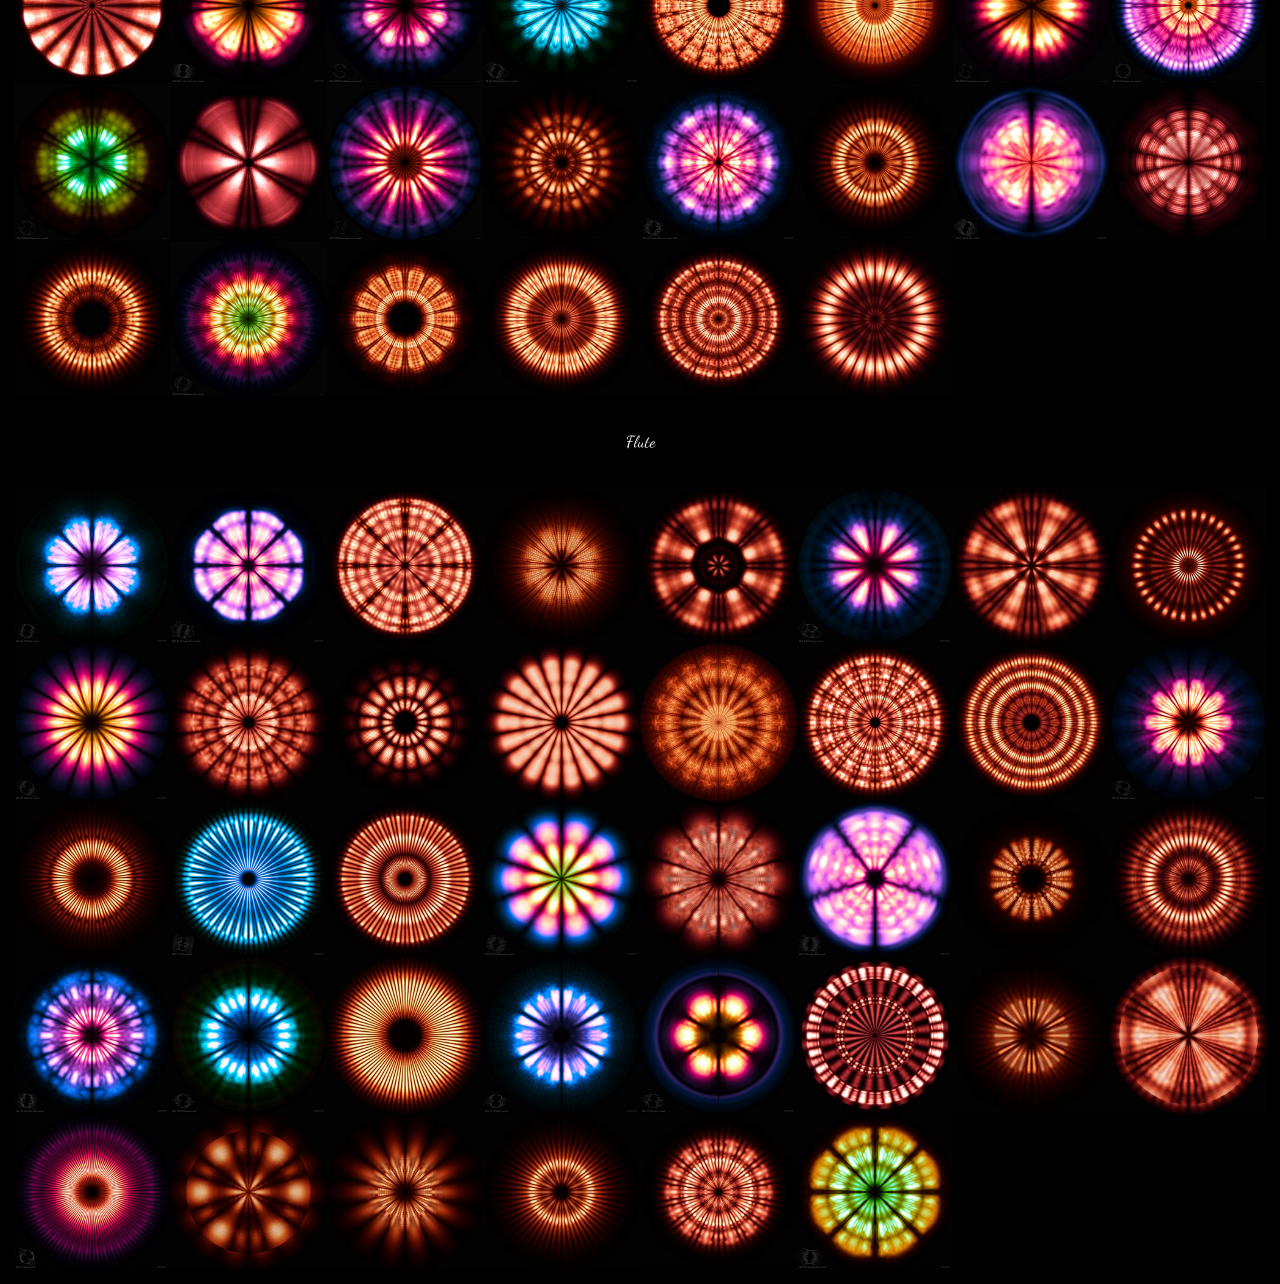
<file: sounds/index.html>
<!doctype html>
<html>

<head>
    <title>The Art of Sound Forms</title>
    <link rel="icon" type="image/png" href="/img/favicon.png" />
    <link rel="stylesheet" href="/common.css" />
    <link rel="stylesheet" href="sounds.css" />
</head>

<body>
    <h1>
        <a href="/"><img src="/img/favicon.png"></a>
        <a href="/prints">Prints</a>
        
        <span></span>
        <a href="/about">About</a>
    </h1>

    <div class="wave_spanner">
        <img src="/img/formula_div.png">
        <!-- \ddot u + \gamma \dot u=\Delta u - \epsilon \Delta^2 u + g -->
        <img src="/img/formula.png">
    </div>

    <div id="examples">
        <div class="grid" id="others"></div>

        <h4>Church Organ</h4>

        <div class="grid" id="organ">
            <a><img src="/img/xs/church_organ_bright.jpg" loading="lazy"></a>
            <a><img src="/img/xs/church_organ_full.jpg" loading="lazy"></a>
            <a><img src="/img/xs/church_organ_mellow.jpg" loading="lazy"></a>
            <a><img src="/img/xs/church_organ_rich.jpg" loading="lazy"></a>
        </div>

        <h4>Viola</h4>

        <div class="grid" id="viola">
            <a><img src="/img/xs/violin_Gs6_15_mezzo-forte_arco-normal.jpg" loading="lazy"></a>
            <a><img src="/img/xs/violin_A3_1_fortissimo_arco-normal.jpg" loading="lazy"></a>
            <a href="/preview?src=viola_As4_1_pianissimo_arco-normal"><img loading="lazy" src="/img/xs/viola_As4_1_pianissimo_arco-normal.jpg"></a>
            <a href="/preview?src=viola_A3_1_piano_arco-glissando"><img src='/img/xs/viola_A3_1_piano_arco-glissando.jpg' loading='lazy'></a>
            <a href="/preview?src=viola_A5_long_mezzo-forte_natural-harmonic"><img src='/img/xs/viola_A5_long_mezzo-forte_natural-harmonic.jpg' loading='lazy'></a>
            <a href="/preview?src=viola_As3_05_fortissimo_arco-normal"><img src='/img/xs/viola_As3_05_fortissimo_arco-normal.jpg' loading='lazy'></a>
            <a href="/preview?src=viola_B4_1_pianissimo_arco-normal"><img src='/img/xs/viola_B4_1_pianissimo_arco-normal.jpg' loading='lazy'></a>
            <a href="/preview?src=viola_Fs4_1_piano_arco-glissando"><img src='/img/xs/viola_Fs4_1_piano_arco-glissando.jpg' loading='lazy'></a>
        </div>

        <h4>Human Vowels</h4>

        <div class="grid" id="vowels">
            <a href='/preview?src=vowels/cbr'><img loading='lazy' src='/img/xs/vowels/cbr.jpg'></a>
            <a href='/preview?src=vowels/cbu'><img loading='lazy' src='/img/xs/vowels/cbu.jpg'></a>
            <a href='/preview?src=vowels/ccr'><img loading='lazy' src='/img/xs/vowels/ccr.jpg'></a>
            <a href='/preview?src=vowels/ccu'><img loading='lazy' src='/img/xs/vowels/ccu.jpg'></a>
            <a href='/preview?src=vowels/cfr'><img loading='lazy' src='/img/xs/vowels/cfr.jpg'></a>
            <a href='/preview?src=vowels/cfu'><img loading='lazy' src='/img/xs/vowels/cfu.jpg'></a>
            <a href='/preview?src=vowels/cmbr'><img loading='lazy' src='/img/xs/vowels/cmbr.jpg'></a>
            <a href='/preview?src=vowels/cmbu'><img loading='lazy' src='/img/xs/vowels/cmbu.jpg'></a>
            <a href='/preview?src=vowels/cmcr'><img loading='lazy' src='/img/xs/vowels/cmcr.jpg'></a>
            <a href='/preview?src=vowels/cmcu'><img loading='lazy' src='/img/xs/vowels/cmcu.jpg'></a>
            <a href='/preview?src=vowels/cmfr'><img loading='lazy' src='/img/xs/vowels/cmfr.jpg'></a>
            <a href='/preview?src=vowels/cmfu'><img loading='lazy' src='/img/xs/vowels/cmfu.jpg'></a>
            <a href='/preview?src=vowels/ncnbr'><img loading='lazy' src='/img/xs/vowels/ncnbr.jpg'></a>
            <a href='/preview?src=vowels/ncnfr'><img loading='lazy' src='/img/xs/vowels/ncnfr.jpg'></a>
            <a href='/preview?src=vowels/ncnfu'><img loading='lazy' src='/img/xs/vowels/ncnfu.jpg'></a>
            <a href='/preview?src=vowels/ofr'><img loading='lazy' src='/img/xs/vowels/ofr.jpg'></a>
            <a href='/preview?src=vowels/omcr'><img loading='lazy' src='/img/xs/vowels/omcr.jpg'></a>
            <a href='/preview?src=vowels/omcu'><img loading='lazy' src='/img/xs/vowels/omcu.jpg'></a>
            <a href='/preview?src=vowels/omfr'><img loading='lazy' src='/img/xs/vowels/omfr.jpg'></a>
            <a href='/preview?src=vowels/omfu'><img loading='lazy' src='/img/xs/vowels/omfu.jpg'></a>
        </div>

        <h4>Bass Clarinet</h4>

        <div class="grid" id="bass-clarinet">
            <a><img src="/img/xs/bass-clarinet_Cs4_15_pianissimo_normal.jpg" loading="lazy"></a>
            <a><img src="/img/xs/bass-clarinet_Cs4_15_fortissimo_normal.jpg" loading="lazy"></a>
            <a><img src='/img/xs/bass-clarinet_A3_025_mezzo-forte_staccato.jpg' loading='lazy'></a>
            <a><img src='/img/xs/bass-clarinet_A3_very-long_mezzo-piano_harmonic.jpg' loading='lazy'></a>
            <a><img src='/img/xs/bass-clarinet_A5_025_piano_normal.jpg' loading='lazy'></a>
            <a><img src='/img/xs/bass-clarinet_As2_1_fortissimo_normal.jpg' loading='lazy'></a>
            <a><img src='/img/xs/bass-clarinet_As2_very-long_mezzo-piano_harmonic.jpg' loading='lazy'></a>
            <a><img src='/img/xs/bass-clarinet_C3_phrase_mezzo-forte_staccato.jpg' loading='lazy'></a>
            <a><img src='/img/xs/bass-clarinet_Cs2_05_forte_normal.jpg' loading='lazy'></a>
            <a><img src='/img/xs/bass-clarinet_Cs3_025_mezzo-forte_staccato.jpg' loading='lazy'></a>
            <a><img src='/img/xs/bass-clarinet_Cs5_025_piano_normal.jpg' loading='lazy'></a>
            <a><img src='/img/xs/bass-clarinet_Cs5_05_piano_normal.jpg' loading='lazy'></a>
            <a><img src='/img/xs/bass-clarinet_Cs5_15_pianissimo_normal.jpg' loading='lazy'></a>
            <a><img src='/img/xs/bass-clarinet_Cs5_1_mezzo-forte_normal.jpg' loading='lazy'></a>
            <a><img src='/img/xs/bass-clarinet_Cs5_1_pianissimo_normal.jpg' loading='lazy'></a>
            <a><img src='/img/xs/bass-clarinet_D2_phrase_cresc-decresc_normal.jpg' loading='lazy'></a>
            <a><img src='/img/xs/bass-clarinet_D3_05_pianissimo_normal.jpg' loading='lazy'></a>
            <a><img src='/img/xs/bass-clarinet_D3_phrase_cresc-decresc_normal.jpg' loading='lazy'></a>
            <a><img src='/img/xs/bass-clarinet_F3_1_mezzo-forte_normal.jpg' loading='lazy'></a>
            <a><img src='/img/xs/bass-clarinet_Fs2_025_pianissimo_normal.jpg' loading='lazy'></a>
            <a><img src='/img/xs/bass-clarinet_Fs4_phrase_forte_minor-trill.jpg' loading='lazy'></a>
            <a><img src='/img/xs/bass-clarinet_G5_1_forte_normal.jpg' loading='lazy'></a>
            <a><img src='/img/xs/bass-clarinet_G5_1_mezzo-forte_normal.jpg' loading='lazy'></a>
            <a><img src='/img/xs/bass-clarinet_Gs2_phrase_cresc-decresc_normal.jpg' loading='lazy'></a>
            <a><img src='/img/xs/bass-clarinet_Gs3_phrase_cresc-decresc_normal.jpg' loading='lazy'></a>
            <a><img src='/img/xs/bass-clarinet_Gs4_025_fortissimo_normal.jpg' loading='lazy'></a>
            <a><img src='/img/xs/bass-clarinet_Gs4_05_forte_normal.jpg' loading='lazy'></a>
            <a><img src='/img/xs/bass-clarinet_Gs4_15_fortissimo_normal.jpg' loading='lazy'></a>
            <a><img src='/img/xs/bass-clarinet_Gs4_15_mezzo-forte_normal.jpg' loading='lazy'></a>
            <a><img src='/img/xs/bass-clarinet_Gs4_very-long_mezzo-piano_harmonic.jpg' loading='lazy'></a>
            <a><img src='/img/xs/bass-clarinet_Gs5_025_piano_normal.jpg' loading='lazy'></a>
        </div>

        <h4>Saxophone</h4>

        <div class="grid" id="saxophone">
            <a><img src="/img/xs/saxophone_A4_05_fortissimo_normal.jpg" loading="lazy"></a>
            <a href="/preview?src=saxophone_D6_15_fortissimo_normal_96"><img src="/img/xs/saxophone_D6_15_fortissimo_normal_96.jpg" loading="lazy"></a>
            <a href="/preview?src=saxophone_D6_15_fortissimo_normal_192"><img src="/img/xs/saxophone_D6_15_fortissimo_normal_192.jpg" loading="lazy"></a>
            <a><img src='/img/xs/saxophone_A3_05_fortissimo_normal.jpg' loading='lazy'></a>
            <a><img src='/img/xs/saxophone_A3_1_piano_normal.jpg' loading='lazy'></a>
            <a><img src='/img/xs/saxophone_A4_025_forte_normal.jpg' loading='lazy'></a>
            <a><img src='/img/xs/saxophone_A4_05_forte_normal.jpg' loading='lazy'></a>
            <a><img src='/img/xs/saxophone_A4_05_fortissimo_normal.jpg' loading='lazy'></a>
            <a><img src='/img/xs/saxophone_A4_1_piano_normal.jpg' loading='lazy'></a>
            <a><img src='/img/xs/saxophone_A5_1_forte_normal.jpg' loading='lazy'></a>
            <a><img src='/img/xs/saxophone_A5_very-long_cresc-decresc_normal.jpg' loading='lazy'></a>
            <a><img src='/img/xs/saxophone_As3_1_forte_normal.jpg' loading='lazy'></a>
            <a><img src='/img/xs/saxophone_As4_1_forte_normal.jpg' loading='lazy'></a>
            <a><img src='/img/xs/saxophone_C6_05_fortissimo_normal.jpg' loading='lazy'></a>
            <a><img src='/img/xs/saxophone_D4_1_pianissimo_subtone.jpg' loading='lazy'></a>
            <a><img src='/img/xs/saxophone_Ds3_05_pianissimo_normal.jpg' loading='lazy'></a>
            <a><img src='/img/xs/saxophone_Ds3_1_mezzo-forte_normal.jpg' loading='lazy'></a>
            <a><img src='/img/xs/saxophone_Ds3_1_piano_normal.jpg' loading='lazy'></a>
            <a><img src='/img/xs/saxophone_Ds3_phrase_mezzo-forte_legato.jpg' loading='lazy'></a>
            <a><img src='/img/xs/saxophone_Ds3_very-long_forte_glissando.jpg' loading='lazy'></a>
            <a><img src='/img/xs/saxophone_Ds5_1_fortissimo_normal.jpg' loading='lazy'></a>
            <a><img src='/img/xs/saxophone_Ds6_05_forte_normal.jpg' loading='lazy'></a>
            <a><img src='/img/xs/saxophone_Ds6_05_piano_normal.jpg' loading='lazy'></a>
            <a><img src='/img/xs/saxophone_E3_05_fortissimo_normal.jpg' loading='lazy'></a>
            <a><img src='/img/xs/saxophone_E3_05_piano_normal.jpg' loading='lazy'></a>
            <a><img src='/img/xs/saxophone_E3_phrase_mezzo-forte_tongued-slur.jpg' loading='lazy'></a>
            <a><img src='/img/xs/saxophone_E4_05_mezzo-forte_normal.jpg' loading='lazy'></a>
            <a><img src='/img/xs/saxophone_F3_1_mezzo-forte_normal.jpg' loading='lazy'></a>
            <a><img src='/img/xs/saxophone_F4_very-long_cresc-decresc_normal.jpg' loading='lazy'></a>
            <a><img src='/img/xs/saxophone_Fs3_05_fortissimo_normal.jpg' loading='lazy'></a>
            <a><img src='/img/xs/saxophone_Fs3_1_fortissimo_normal.jpg' loading='lazy'></a>
            <a><img src='/img/xs/saxophone_Fs3_phrase_mezzo-forte_glissando.jpg' loading='lazy'></a>
            <a><img src='/img/xs/saxophone_Fs4_1_fortissimo_normal.jpg' loading='lazy'></a>
            <a><img src='/img/xs/saxophone_G3_05_fortissimo_normal.jpg' loading='lazy'></a>
            <a><img src='/img/xs/saxophone_G4_025_piano_normal.jpg' loading='lazy'></a>
            <a><img src='/img/xs/saxophone_G5_05_fortissimo_normal.jpg' loading='lazy'></a>
            <a><img src='/img/xs/saxophone_G5_05_pianissimo_normal.jpg' loading='lazy'></a>
            <a><img src='/img/xs/saxophone_Gs3_05_mezzo-piano_normal.jpg' loading='lazy'></a>
            <a><img src='/img/xs/saxophone_Gs4_025_pianissimo_normal.jpg' loading='lazy'></a>
            <a><img src='/img/xs/saxophone_Gs4_025_piano_normal.jpg' loading='lazy'></a>
            <a><img src='/img/xs/saxophone_Gs5_05_forte_normal.jpg' loading='lazy'></a>
        </div>

        <h4>Cello</h4>

        <div class="grid active" id="cello">
            <a href="/preview?src=cello_A4_025_fortissimo_arco-normal"><img src='/img/xs/cello_A4_025_fortissimo_arco-normal.jpg' loading='lazy'></a>
            <a href="/preview?src=cello_A4_025_mezzo-piano_arco-normal"><img src='/img/xs/cello_A4_025_mezzo-piano_arco-normal.jpg' loading='lazy'></a>
            <a href="/preview?src=cello_A4_05_mezzo-piano_arco-normal"><img src='/img/xs/cello_A4_05_mezzo-piano_arco-normal.jpg' loading='lazy'></a>
            <a href="/preview?src=cello_A4_1_forte_arco-normal"><img src='/img/xs/cello_A4_1_forte_arco-normal.jpg' loading='lazy'></a>
            <a href="/preview?src=cello_A4_1_fortissimo_arco-normal"><img src='/img/xs/cello_A4_1_fortissimo_arco-normal.jpg' loading='lazy'></a>
            <a href="/preview?src=cello_A5_025_fortissimo_arco-normal"><img src='/img/xs/cello_A5_025_fortissimo_arco-normal.jpg' loading='lazy'></a>
            <a href="/preview?src=cello_A5_05_fortissimo_arco-normal"><img src='/img/xs/cello_A5_05_fortissimo_arco-normal.jpg' loading='lazy'></a>
            <a href="/preview?src=cello_A5_05_pianissimo_arco-normal"><img src='/img/xs/cello_A5_05_pianissimo_arco-normal.jpg' loading='lazy'></a>
            <a href="/preview?src=cello_A5_15_mezzo-piano_arco-normal"><img src='/img/xs/cello_A5_15_mezzo-piano_arco-normal.jpg' loading='lazy'></a>
            <a href="/preview?src=cello_As3_1_mezzo-piano_arco-normal"><img src='/img/xs/cello_As3_1_mezzo-piano_arco-normal.jpg' loading='lazy'></a>
            <a href="/preview?src=cello_As4_025_fortissimo_arco-normal"><img src='/img/xs/cello_As4_025_fortissimo_arco-normal.jpg' loading='lazy'></a>
            <a href="/preview?src=cello_B5_025_fortissimo_arco-normal"><img src='/img/xs/cello_B5_025_fortissimo_arco-normal.jpg' loading='lazy'></a>
            <a href="/preview?src=cello_B5_1_forte_arco-normal"><img src='/img/xs/cello_B5_1_forte_arco-normal.jpg' loading='lazy'></a>
            <a href="/preview?src=cello_C7_1_mezzo-forte_arco-harmonic"><img src='/img/xs/cello_C7_1_mezzo-forte_arco-harmonic.jpg' loading='lazy'></a>
            <a href="/preview?src=cello_Ds4_025_pianissimo_arco-normal"><img src='/img/xs/cello_Ds4_025_pianissimo_arco-normal.jpg' loading='lazy'></a>
            <a href="/preview?src=cello_E5_1_fortissimo_arco-normal"><img src='/img/xs/cello_E5_1_fortissimo_arco-normal.jpg' loading='lazy'></a>
            <a href="/preview?src=cello_F4_025_fortissimo_arco-normal"><img src='/img/xs/cello_F4_025_fortissimo_arco-normal.jpg' loading='lazy'></a>
            <a href="/preview?src=cello_F4_long_mezzo-forte_arco-harmonic"><img src='/img/xs/cello_F4_long_mezzo-forte_arco-harmonic.jpg' loading='lazy'></a>
            <a href="/preview?src=cello_F5_025_pianissimo_arco-normal"><img src='/img/xs/cello_F5_025_pianissimo_arco-normal.jpg' loading='lazy'></a>
            <a href="/preview?src=cello_F5_05_fortissimo_arco-normal"><img src='/img/xs/cello_F5_05_fortissimo_arco-normal.jpg' loading='lazy'></a>
            <a href="/preview?src=cello_Fs4_1_mezzo-piano_arco-major-trill"><img src='/img/xs/cello_Fs4_1_mezzo-piano_arco-major-trill.jpg' loading='lazy'></a>
            <a href="/preview?src=cello_Fs5_025_fortissimo_arco-normal"><img src='/img/xs/cello_Fs5_025_fortissimo_arco-normal.jpg' loading='lazy'></a>
            <a href="/preview?src=cello_G2_1_forte_arco-normal"><img src='/img/xs/cello_G2_1_forte_arco-normal.jpg' loading='lazy'></a>
            <a href="/preview?src=cello_G3_1_forte_arco-normal"><img src='/img/xs/cello_G3_1_forte_arco-normal.jpg' loading='lazy'></a>
            <a href="/preview?src=cello_G5_025_forte_arco-normal"><img src='/img/xs/cello_G5_025_forte_arco-normal.jpg' loading='lazy'></a>
            <a href="/preview?src=cello_G5_025_fortissimo_arco-normal"><img src='/img/xs/cello_G5_025_fortissimo_arco-normal.jpg' loading='lazy'></a>
            <a href="/preview?src=cello_G5_05_forte_arco-normal"><img src='/img/xs/cello_G5_05_forte_arco-normal.jpg' loading='lazy'></a>
            <a href="/preview?src=cello_G5_05_fortissimo_arco-normal"><img src='/img/xs/cello_G5_05_fortissimo_arco-normal.jpg' loading='lazy'></a>
            <a href="/preview?src=cello_G5_1_fortissimo_arco-normal"><img src='/img/xs/cello_G5_1_fortissimo_arco-normal.jpg' loading='lazy'></a>
            <a href="/preview?src=cello_Gs5_05_fortissimo_arco-normal"><img src='/img/xs/cello_Gs5_05_fortissimo_arco-normal.jpg' loading='lazy'></a>
        </div>

        <h4>Flute</h4>

        <div class="grid" id="flute">
            <a><img loading="lazy" src='/img/xs/flute_A4_025_forte_normal.jpg'></a>
            <a><img loading="lazy" src='/img/xs/flute_A4_05_mezzo-piano_normal.jpg'></a>
            <a><img loading="lazy" src='/img/xs/flute_A4_15_forte_normal.jpg'></a>
            <a><img loading="lazy" src='/img/xs/flute_As4_025_forte_normal.jpg'></a>
            <a><img loading="lazy" src='/img/xs/flute_As4_025_pianissimo_normal.jpg'></a>
            <a><img loading="lazy" src='/img/xs/flute_As4_025_piano_normal.jpg'></a>
            <a><img loading="lazy" src='/img/xs/flute_As4_1_pianissimo_normal.jpg'></a>
            <a><img loading="lazy" src='/img/xs/flute_As6_025_pianissimo_normal.jpg'></a>
            <a><img loading="lazy" src='/img/xs/flute_B4_025_forte_normal.jpg'></a>
            <a><img loading="lazy" src='/img/xs/flute_B4_05_forte_normal.jpg'></a>
            <a><img loading="lazy" src='/img/xs/flute_B4_05_pianissimo_normal.jpg'></a>
            <a><img loading="lazy" src='/img/xs/flute_B4_05_piano_normal.jpg'></a>
            <a><img loading="lazy" src='/img/xs/flute_B5_05_mezzo-piano_normal.jpg'></a>
            <a><img loading="lazy" src='/img/xs/flute_B5_1_forte_normal.jpg'></a>
            <a><img loading="lazy" src='/img/xs/flute_B5_1_mezzo-forte_normal.jpg'></a>
            <a><img loading="lazy" src='/img/xs/flute_C5_025_forte_normal.jpg'></a>
            <a><img loading="lazy" src='/img/xs/flute_C7_025_pianissimo_normal.jpg'></a>
            <a><img loading="lazy" src='/img/xs/flute_C7_1_forte_normal.jpg'></a>
            <a><img loading="lazy" src='/img/xs/flute_C7_1_mezzo-forte_normal.jpg'></a>
            <a><img loading="lazy" src='/img/xs/flute_Cs4_025_pianissimo_normal.jpg'></a>
            <a><img loading="lazy" src='/img/xs/flute_Cs4_05_mezzo-piano_normal.jpg'></a>
            <a><img loading="lazy" src='/img/xs/flute_Cs4_1_mezzo-forte_normal.jpg'></a>
            <a><img loading="lazy" src='/img/xs/flute_Cs5_025_forte_normal.jpg'></a>
            <a><img loading="lazy" src='/img/xs/flute_D4_05_forte_normal.jpg'></a>
            <a><img loading="lazy" src='/img/xs/flute_D4_05_mezzo-forte_normal.jpg'></a>
            <a><img loading="lazy" src='/img/xs/flute_Ds4_025_piano_normal.jpg'></a>
            <a><img loading="lazy" src='/img/xs/flute_Ds7_1_forte_normal.jpg'></a>
            <a><img loading="lazy" src='/img/xs/flute_E4_025_forte_normal.jpg'></a>
            <a><img loading="lazy" src='/img/xs/flute_E4_025_piano_normal.jpg'></a>
            <a><img loading="lazy" src='/img/xs/flute_E6_phrase_forte_normal.jpg'></a>
            <a><img loading="lazy" src='/img/xs/flute_F4_025_piano_normal.jpg'></a>
            <a><img loading="lazy" src='/img/xs/flute_F4_15_pianissimo_normal.jpg'></a>
            <a><img loading="lazy" src='/img/xs/flute_F7_1_forte_normal.jpg'></a>
            <a><img loading="lazy" src='/img/xs/flute_Fs4_025_pianissimo_normal.jpg'></a>
            <a><img loading="lazy" src='/img/xs/flute_G4_025_forte_normal.jpg'></a>
            <a><img loading="lazy" src='/img/xs/flute_G5_025_forte_normal.jpg'></a>
            <a><img loading="lazy" src='/img/xs/flute_G5_05_mezzo-forte_normal.jpg'></a>

            <a href="/preview?src=flute_A4_05_mezzo-forte_normal"><img loading="lazy" src="/img/xs/flute_A4_05_mezzo-forte_normal.jpg"></a>
        </div>
    </div>

    <script type="module" src="sounds.js"></script>
</body>

</html>
</file>
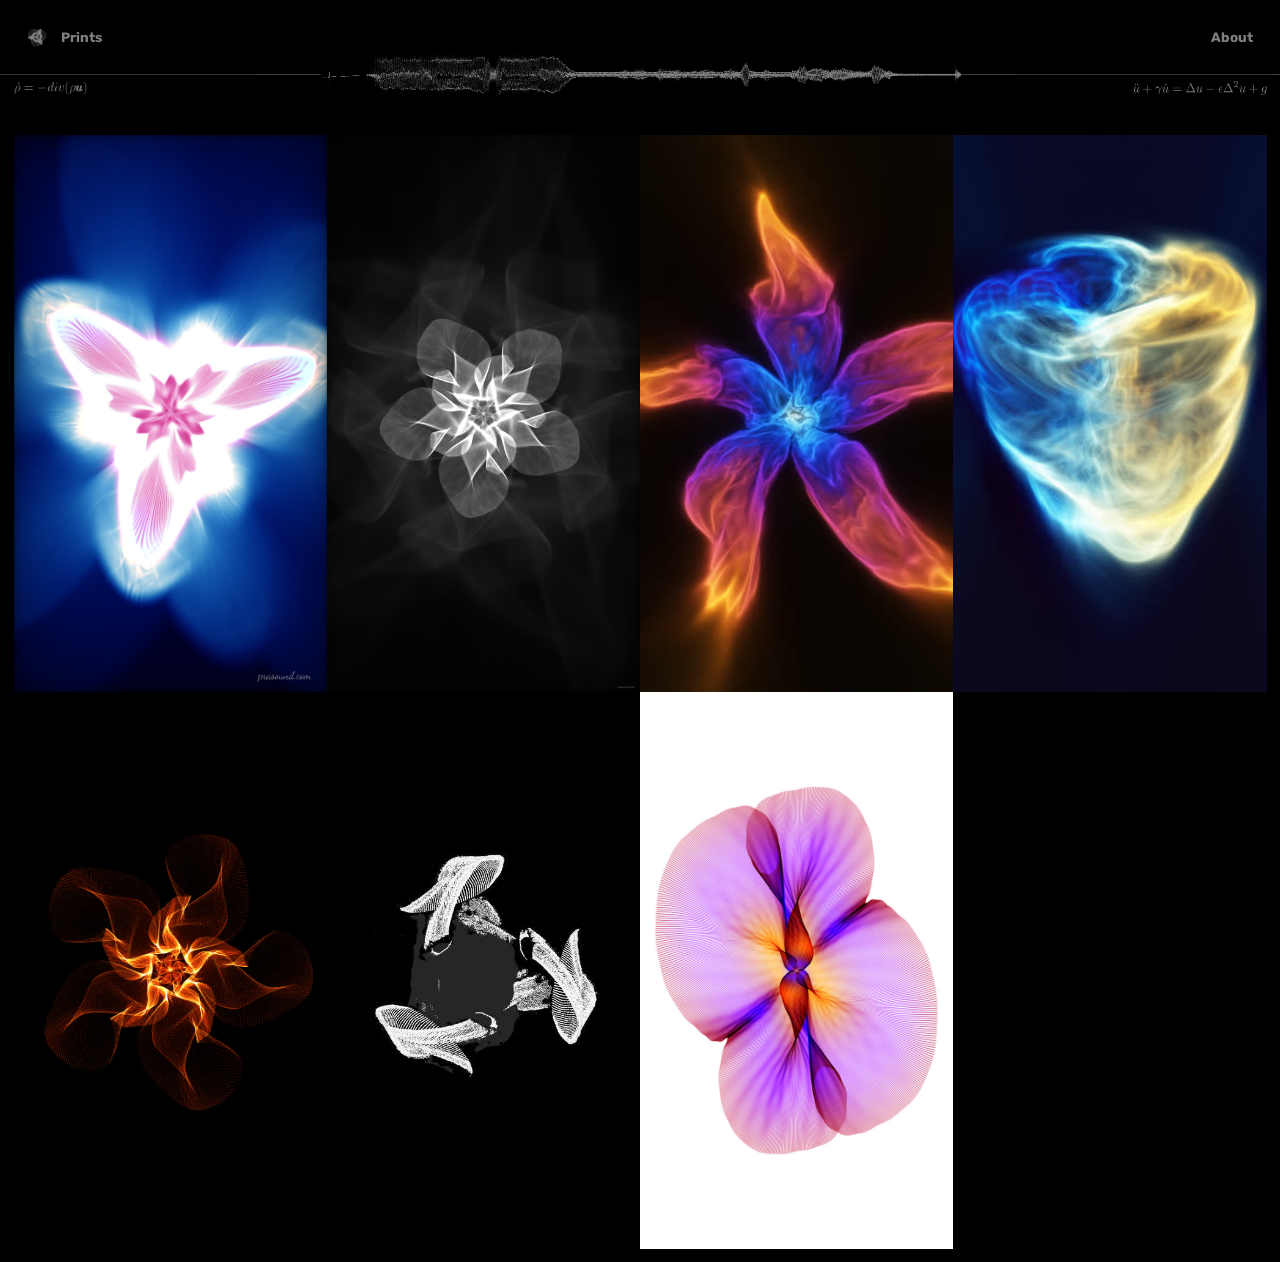
<file: videos/index.html>
<!doctype html>
<html>

<head>
  <title>The Art of Sound Forms</title>
  <link rel="icon" type="image/png" href="/img/favicon.png" />
  <link rel="stylesheet" href="/common.css" />
  <link rel="stylesheet" href="videos.css" />
</head>

<body>
    <h1>
        <a href="/"><img src="/img/favicon.png"></a>
        <a href="/prints">Prints</a>
        
        <span></span>
        <a href="/about">About</a>
    </h1>

  <div class="wave_spanner">
    <img src="/img/formula_div.png">
    <!-- \ddot u + \gamma \dot u=\Delta u - \epsilon \Delta^2 u + g -->
    <img src="/img/formula.png">
  </div>

  <div class="stage grid">
    <a href="/animation?s=string_4d"><img src="/animation/glsl/string_4d.jpg"></a>
    <a href="/animation?s=string_4d_bw"><img src="/animation/glsl/string_4d_bw.jpg"></a>
    <a href="/animation?s=starfish"><img src="/animation/glsl/starfish.jpg"></a>
    <a href="/animation?s=electron"><img src="/animation/glsl/electron.jpg"></a>
    <a href="/animation?s=soundform_rt"><img src="/animation/glsl/soundform_rt.jpg"></a>
    <a href="/animation?s=soundform_sdf"><img src="/animation/glsl/soundform_sdf.jpg"></a>
    <a href="/animation?s=soundform_2d"><img src="/animation/glsl/soundform_2d.jpg"></a>
  </div>
</body>

</html>
</file>
<file: common.css>
:root {
  font-size: 1.5vh;
  --fg-main: #841;
  --bg-dark: #000;
  --bg-main: #000;
}

@font-face {
  font-family: Rubik;
  src: url(/Rubik.ttf);
  font-weight: 400 500 600 700 800 900;
  font-display: swap;
}

@font-face {
  font-family: DancingScript;
  src: url(/create/DancingScript-Regular.ttf);
}

html,
body {
  margin: 0;
  padding: 0;
}

body {
  background: var(--bg-main);
  color: #fff;
  font-family: Rubik, sans-serif;
  font-optical-sizing: auto;
  font-style: normal;
}

body:not(.debug) .debug {
  display: none !important;
}

.wide {
  width: 100%;
  height: auto;
}

@media(orientation:portrait) {
  .wide {
    aspect-ratio: 1/1;
  }
}

@media(orientation:landscape) {
  .wide {
    width: 100vh;
    height: 100vh;
    margin: 0 calc(50% - 50vh);
  }
}

p {
  padding: 0 1rem;
}

h1 {
  user-select: none;
  font-family: Rubik;
  opacity: 0.5;
  margin: 0;
  font-weight: normal;
  font-size: 1rem;
  padding: 2rem;
  padding-bottom: 0.5rem;
  margin-bottom: 0;
  display: flex;
  gap: 1rem;
  align-items: center;
}

h1 span {
  flex: 1;
}

h1 a {
  font-weight: bold;
  text-transform: none;
  text-decoration: none;
  color: inherit;
}

h1 a:hover {
  text-decoration: underline;
  color: #fff;
}

h1 a img {
  filter: grayscale(1.0);
}

h1 img,
p img,
span img {
  height: 1em;
}

p img,
span img {
  vertical-align: sub;
}

#motto {
  margin: 2em 0;
  font-size: 1rem;
  text-align: center;
  color: #888;
  font-family: DancingScript;
}

#motto img {
  height: 1.5em;
  vertical-align: middle;
}

#motto div:first-child {
  font-weight: 800;
  font-size: 1.75rem;
  margin-bottom: 0.5rem;
}

.wave_spanner {
  display: flex;
  width: 100%;
  height: 3rem;
  background: no-repeat center/100% 100% url('/img/waveform.png');
  opacity: 0.5;
  justify-content: space-between;
  align-items: end;
}

.wave_spanner.w3 {
  background-image: url('/img/waveform3.png');
}

.wave_spanner img {
  filter: invert(1);
  height: 1rem;
  margin: 0 1rem;
}

h2 {
  font-size: 2rem;
  font-weight: 800;
  text-align: center;
  text-transform: uppercase;
}

h3 {
  font-size: 1.5rem;
  font-weight: 600;
  text-align: center;
}

h4 {
  font-size: 1.2rem;
  font-weight: 500;
  text-align: center;
}


.buttons {
  display: flex;
  justify-content: center;
}

button,
a.button,
.buttons>* {
  display: flex;
  align-items: center;
  justify-content: center;
  border: none;
  margin: 0 0.5rem;
  font-size: 1rem;
  text-decoration: none;
  cursor: pointer;
}

button,
a.button,
.buttons a {
  --background: #841;
  font-weight: bold;
  text-decoration: underline;
  color: #888;
  border-radius: 1em;
  padding: 1rem;
  transition: all 250ms;
}

button:hover,
a.button:hover,
.buttons a:hover {
  --background-color: #952;
  color: #fff;
}

button img,
a img {
  height: 1.5em;
  vertical-align: middle;
}

.buttons a.disabled,
button[disabled] {
  background-color: #444;
  cursor: inherit;
}

.buttons a.disabled:hover,
button[disabled]:hover {
  background-color: #444;
}

#footer {
  user-select: none;
  margin: 1rem 0;
  text-align: center;
  color: #ccc;
}

#footer a {
  color: inherit;
}

#error_info:empty {
  display: none;
}

#error_info {
  background: #400;
  color: #fff;
  margin: 0.5em 0;
  padding: 1em;
  text-align: left;
}

.grid {
  display: flex;
  flex-flow: row wrap;
  justify-content: left;
  padding: 1rem;
}

.grid>* {
  width: 25%;
  aspect-ratio: 1.0;
}

@media(orientation:landscape) {
  .grid>* {
    width: 12.5%;
  }
}

.grid img {
  width: 100%;
  height: auto;
}

svg.progress {
  transform: rotate(-90deg);
  background: #0008;
  border-radius: 50%;
}

svg.progress .cross {
  cursor: pointer;
}

svg.progress .cross line {
  transition: stroke 0.5s;
}

svg.progress .cross:hover line {
  stroke: #fff;
}

svg.progress circle {
  stroke-width: 3.5;
  fill: transparent;
  stroke: #ccc;
  stroke-linecap: round;
  stroke-dasharray: 100;
  transition: stroke-dashoffset 0.5s;
}

svg.progress line {
  stroke-width: 3.5;
  fill: transparent;
  stroke: #ccc;
  stroke-linecap: round;
}

/* .slider */

.slider {
  position: relative;
  width: 100%;
  height: 1em;
  cursor: pointer;
}

.slider svg.bar {
  position: absolute;
  width: 100%;
  height: 100%;
}

.slider svg.dot {
  position: absolute;
  height: 1em;
  width: 1em;
}

.slider line {
  stroke-width: 2;
  fill: transparent;
  stroke: #444;
  stroke-linecap: round;
}

.slider line.fg {
  stroke: var(--fg-main);
}

.slider .dot {
  transition: left 0.05s;
  box-shadow: #f00 0 0 1rem;
  border-radius: 50%;
}

.slider circle {
  fill: var(--fg-main);
  transition: filter 0.25s;
}

.slider circle:hover {
  filter: brightness(1.5);
}

/* https://en.wikipedia.org/wiki/Piano_key_frequencies */

.C {
  filter: hue-rotate(0deg);
}

.Cs {
  filter: hue-rotate(30deg);
}

.D {
  filter: hue-rotate(60deg);
}

.Ds {
  filter: hue-rotate(90deg);
}

.E {
  filter: hue-rotate(120deg);
}

.F {
  filter: hue-rotate(150deg);
}

.Fs {
  filter: hue-rotate(180deg);
}

.G {
  filter: hue-rotate(210deg);
}

.Gs {
  filter: hue-rotate(240deg);
}

.A {
  filter: hue-rotate(270deg);
}

.As {
  filter: hue-rotate(300deg);
}

.B {
  filter: hue-rotate(330deg);
}
</file>
<file: index.css>
.stage {
  margin-top: 2em;
  ;
}

.stage img {
  width: 100%
}

.stage a img {
  height: inherit;
}

.stage div {
  display: flex;
  flex-direction: row;
  align-items: center;
}

.stage div>* {
  flex: 1;
}

@media(orientation:portrait) {
  .stage .landscapes {
    flex-direction: column;
  }

  .stage .landscapes a {
    width: 100%;
  }
}

#prints {
  text-align: center;
  margin: 2em 0;
}

#prints a {
  color: #ccc;
  font-size: 0.8rem;
}

#make_your_own {
  margin: 2em 0;
}

#sounds {
  text-align: center;
}

#sounds a {
  color: #888;
  font-size: 0.8rem;
  margin: 0 1em;
}

iframe {
  aspect-ratio: 16/9;
  width: 100%;
}

#make_your_own a {
  font-weight: normal;
}
</file>
<file: animation/animation.css>
@font-face {
  font-family: Rubik-Black;
  src: url(/Rubik-Black.ttf);
}

p {
  text-align: center;
}

#info {
  display: flex;
  color: #888;
}

#info span {
  padding: 1em;
}

#info button {
  cursor: pointer;
  opacity: 0.5;
  border-radius: inherit;
  padding: 1rem;
  background: inherit;
  display: inherit;
  margin: inherit;
  font-weight: bold;
  font-size: 0.6rem;
  font-family: Rubik-Black;
}

#info button img {
  height: 1.5rem;
}

#info button:hover {
  opacity: 1;
  background: #444;
}

#fps {
  cursor: pointer;
  user-select: none;
  width: 4em;
}

#frame_id {
  cursor: pointer;
  width: 3em;
  user-select: none;
}

#extras {
  display: flex;
  flex-direction: row;
  display: none;
}

#config {
  color: #888;
}

#config p {
  text-align: left;
}

#config div {
  display: flex;
  align-items: center;
  gap: 1em;
  padding-left: 2em;
}

#config span {
  width: 6em;
}

#config input {
  cursor: pointer;
  opacity: 0.5;
}

canvas#webgl {
  width: 100%;
  margin-top: 2em;
}

img {
  border: none;
  outline: none;
}

button#save_hdr {
  display: none;
}
</file>
<file: create/create.css>
@font-face {
  font-family: DancingScript;
  src: url(./DancingScript-Regular.ttf);
}

body:not(.debug) .dg.ac {
  display: none;
}

canvas#wave {
  width: 100%;
}

canvas#disk {
  position: relative;
  width: 100%;
}

p {
  text-align: center;
}

.extras {
  color: #888;
}

#record,
#stop_recording {
  z-index: 1;
  background: #211;
  border: 1px solid #322;
  padding: 0.5em;
  border-radius: 2.5em;
  font-family: monospace;
  transition: all 250ms;
}

#stop_recording span {
  padding: 0 0.5em;
}

#record img,
#stop_recording img {
  background: #711;
  border-radius: 50%;
  padding: 0.5em;
  transition: all 250ms;
}

#record:hover {
  background: #311;
  padding: 0.3em;
}

#record:hover img {
  padding: 0.7em;
  background: #911;
}

#stop_recording:hover img {
  background: #911;
}

#stop_recording {
  display: none;
}

body.recording #stop_recording {
  display: inherit;
}

body.recording #record {
  display: none;
}

#upload,
#play_sound,
#download_image,
#download_audio {
  text-align: center;
  cursor: pointer;
}

#wave_wrapper {
  margin: 0;
}

body.empty:not(.recording) #wave_wrapper {
  display: none;
}

#rec_btn_wrapper {
  display: flex;
  flex-direction: row;
  justify-content: center;
  padding-bottom: 1rem;
}

body.recording #wave_bounds {
  display: none;
}

#wave_bounds {
  height: 0;
  position: relative;
}

#wave_bounds>* {
  position: absolute;
  top: 0;
}

canvas#wave,
#wave_bounds>* {
  height: 4rem;
}

#wave_start {
  left: 0;
  width: 25vw;
  background: #000c;
}

#wave_end {
  right: 0;
  width: 25vw;
  background: #000c;
}

#wave_end #wave_label {
  position: absolute;
  color: #fff;
  opacity: 0.5;
  border-radius: 0.5em;
  font-size: 0.75rem;
  padding: 0.5em;
  left: 3em;
  top: 0em;
  transform: translateX(-100%);
  white-space: nowrap;
}

#wave_bounds .ptr {
  cursor: pointer;
  position: absolute;
  top: calc(50% - 0.5em);
  font-size: 1.5vh;
  width: 1em;
  height: 1em;
  border-radius: 50%;
  background: #888;
  display: flex;
  align-items: center;
  user-select: none;
  transition: all 250ms;
}

@media(orientation:landscape) {
  #wave_bounds .ptr {
    font-size: 1.5vh;
  }
}

#wave_bounds .ptr span {
  width: 100%;
  text-align: center;
  font-weight: 900;
}

#wave_bounds .ptr:hover {
  background-color: #fff !important;
}

#wave_bounds .ptr.left {
  right: 0;
}

#wave_bounds .ptr.right {
  left: 0;
}

#top_info, #bottom_info {
  z-index: 1;
  position: relative;
  height: 0;
  font-size: 0.75rem;
}

#audio_name {
  font-family: DancingScript;
  font-size: 1rem;
  margin: 0;
  padding: 1rem;
  position: absolute;
  bottom: 0;
  left: 0;
  color: #ccc;
  opacity: 0;
}

#audio_name:focus {
  outline: 1px solid var(--fg-main);
  opacity: 1;
  background: #000;
}

#audio_name * {
  display: inline;
}

#audio_name br {
  display: none;
}

#audio_info {
  margin: 0;
  position: absolute;
  top: 2em;
  right: 0;
}

body:not(.debug) #audio_info {
  display: none;
}

#art_main_wrapper {
  display: flex;
  justify-content: center;
  align-items: center;
}

#art_main {
  position: relative;
  display: inline-block;
}

@media(orientation:landscape) {
  #art_main_wrapper {
    flex-grow: 1;
  }

  canvas#disk {
    max-width: 100vh;
  }

  #settings {
    flex: 0 0 20em;
  }
}

svg.progress {
  width: 10%;
  margin: 45%;
}

body.empty #canvas_and_config {
  display: none;
}

#gallery {
  display: flex;
  flex-direction: row;
  display: none;
}

#gallery canvas {
  width: 25%;
  height: auto;
  aspect-ratio: 1.0;
}

#img_info {
  position: relative;
  height: 0;
  z-index: 1;
}

#download_image {
  position: absolute;
  right: 0.5em;
  bottom: 0.5em;
}

body:not(.debug) #download_image {
  display: none;
}

#wave_play_info {
  position: relative;
  height: 0;
}

#play_sound {
  position: absolute;
  left: 0;
  bottom: 0;
  bottom: 0.5em;
}

#download_audio {
  position: absolute;
  right: 0.5em;
  bottom: 0.5em;
}

button.small_btn {
  font-size: 0.5rem;
  padding: 0.5em 1em;
  margin: 0.5em;
  border-radius: 1em;
  background-color: #222;
  opacity: 0.5;
  transition: all 250ms;
}

button.small_btn:hover {
  opacity: 1.0;
}

#settings {
  padding: 1em;
}

.setting2:first-child {
  display: none;
}

.setting2 {
  user-select: none;
  padding: 0.5em 0;
  margin: 0.75em 0;
}

.setting2 .top {
  display: flex;
  flex-direction: row;
  color: #ccc;
  padding: 0 0.5em;
}

.setting2.debug .top {
  color: #888;
}

.setting2 .spacer {
  flex: 1;
}

.setting2 .b {
  color: #444;
  background: #111;
  border: 2px solid #181818;
  border-radius: 20%;
  width: 1em;
  height: 1em;
  display: flex;
  align-items: center;
  justify-content: center;
  cursor: pointer;
}
.setting2 .b:hover {
  color: #fff;
}
.setting2 .dec {
  margin-right: 0.75em;
}
.setting2 .inc {
  margin-left: 0.75em;
}

body.empty #buy_buttons {
  display: none;
}

#canvas_and_config {
  display: flex;
  flex-direction: row;
}

@media(orientation:portrait) {
  #canvas_and_config {
    flex-direction: column-reverse;
  }

  canvas#disk {
    width: 100%;
  }
}
</file>
<file: debug/debug.css>
canvas {
  width: 100%;
  height: 10vh;
  margin: 0.5rem 0;
}

#start {
  margin: 1rem auto;
}

progress-gif {
  font-size: 4rem;
  width: 1em;
  height: 1em;
  position: relative;
  display: inline-block;
}

progress-gif::before, progress-gif::after {
  content: '';
  display: inline-block;
  position: absolute;
  left: 0;
  top: 0;
  width: 100%;
  height: 100%;
  transition: all 250ms;
}

progress-gif::before {
  background: no-repeat center/contain url('/img/up.png');
  animation: 1s linear 0s infinite alternate progress-gif-keyframes;
}

progress-gif::after {
  background: no-repeat center/contain url('/img/down.png');
  animation: 0.7071s linear 0s infinite alternate progress-gif-keyframes;
}

@keyframes progress-gif-keyframes {
  from {
    opacity: 1.0;
  }
  to {
    opacity: 0.5;
  }
}

#curvature {
  width: 100%;
  aspect-ratio: 1;
}

#curvature path {
  stroke-width: 0.002;
  stroke: #fff;
  fill: transparent;
}
</file>
<file: gallery/gallery.css>
#info {
   text-align: center;
 }

 #art_main,
 #buy_buttons,
 #settings {
   display: none;
 }

 .grid img {
   cursor: pointer;
 }

 .grid .a,
 .grid .b {
   display: none;
 }

 .grid a,
 .grid>*>span {
   text-decoration: none;
   color: #888;
   text-align: center;
   display: block;
 }

 .grid .a:not(:empty):before {
   content: ' ';
   display: inline-block;
   width: 1em;
   height: 1em;
   margin-right: 0.25em;
   cursor: pointer;
   background: no-repeat center/contain url('/img/ico/loud.png');
 }

 .grid>*:first-child {
   display: none;
 }

 .grid .progress {
   background: no-repeat center/10% url("/img/ico/progress.png");
 }

 .grid .error {
   background: no-repeat center/10% url("/img/ico/error.png");
 }

 .grid .ready {
   background: no-repeat center/10% url("/img/ico/fav.png");
 }

 .grid .progress.current {
   animation: 1s linear 0s infinite normal keyframes3;
 }

 @keyframes keyframes3 {
   from {
     transform: rotate(0deg);
   }

   to {
     transform: rotate(360deg);
   }
 }


 body {
   overflow-x: hidden;
 }
</file>
<file: prints/prints.css>
#prints {
  display: flex;
  flex-direction: column;
  align-items: center;
}

#prints a {
  width: 100%;
}

#prints img {
  height: auto;
  width: 100%;
}

#insta {
  text-align: center;
}

#insta a {
  font-weight: bold;
  text-decoration: none;
  color: inherit;
}

#insta img {
  height: 1.5em;
  vertical-align: middle;
}
</file>
<file: sounds/sounds.css>
@font-face {
  font-family: DancingScript;
  src: url(/create/DancingScript-Regular.ttf);
}

#examples .grid:empty {
  display: none;
}

#examples h4 {
  font-family: DancingScript;
}
</file>
<file: videos/videos.css>
.stage {
  margin-top: 2em;
}

.stage.grid > a {
  width: 25%;
}

.stage img {
  width: 100%
}

.stage a img {
  height: inherit;
}

.stage div {
  display: flex;
  flex-direction: row;
  align-items: center;
}

.stage div > * {
  flex: 1;
}
</file>
